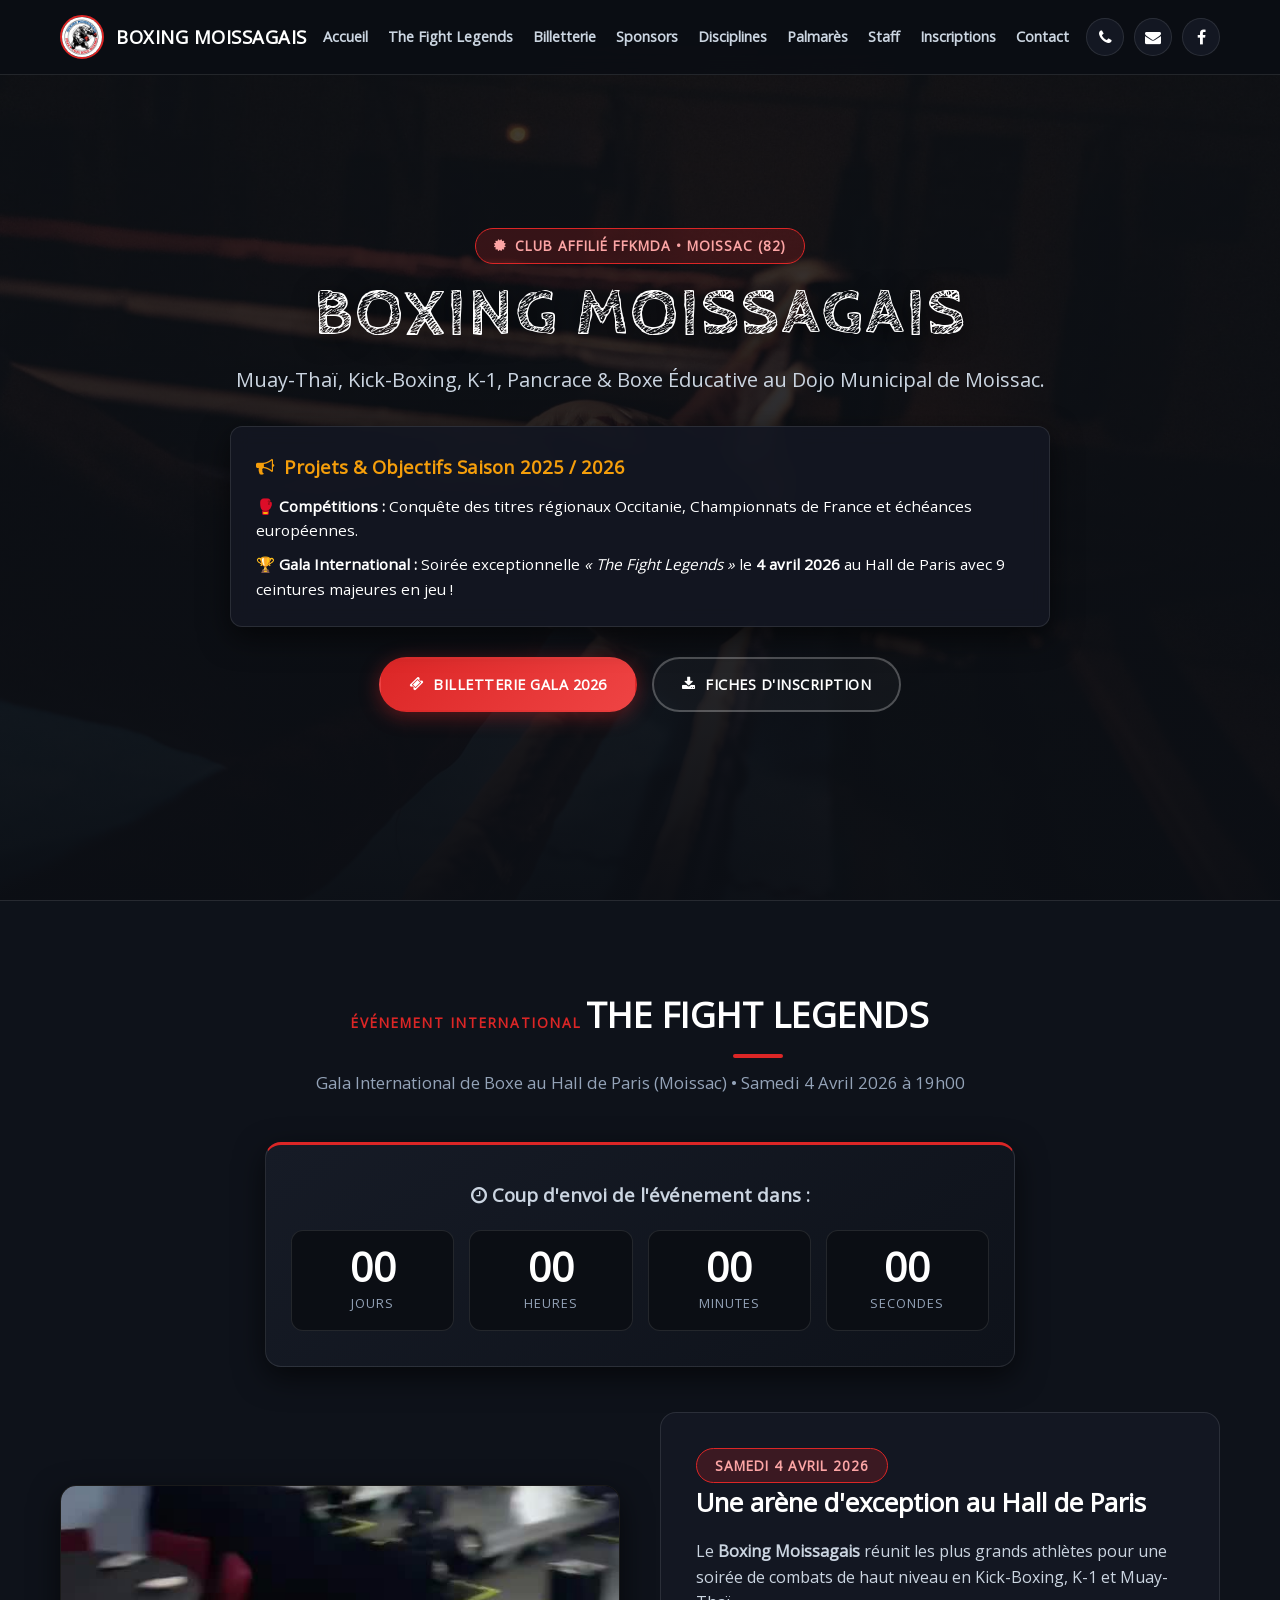
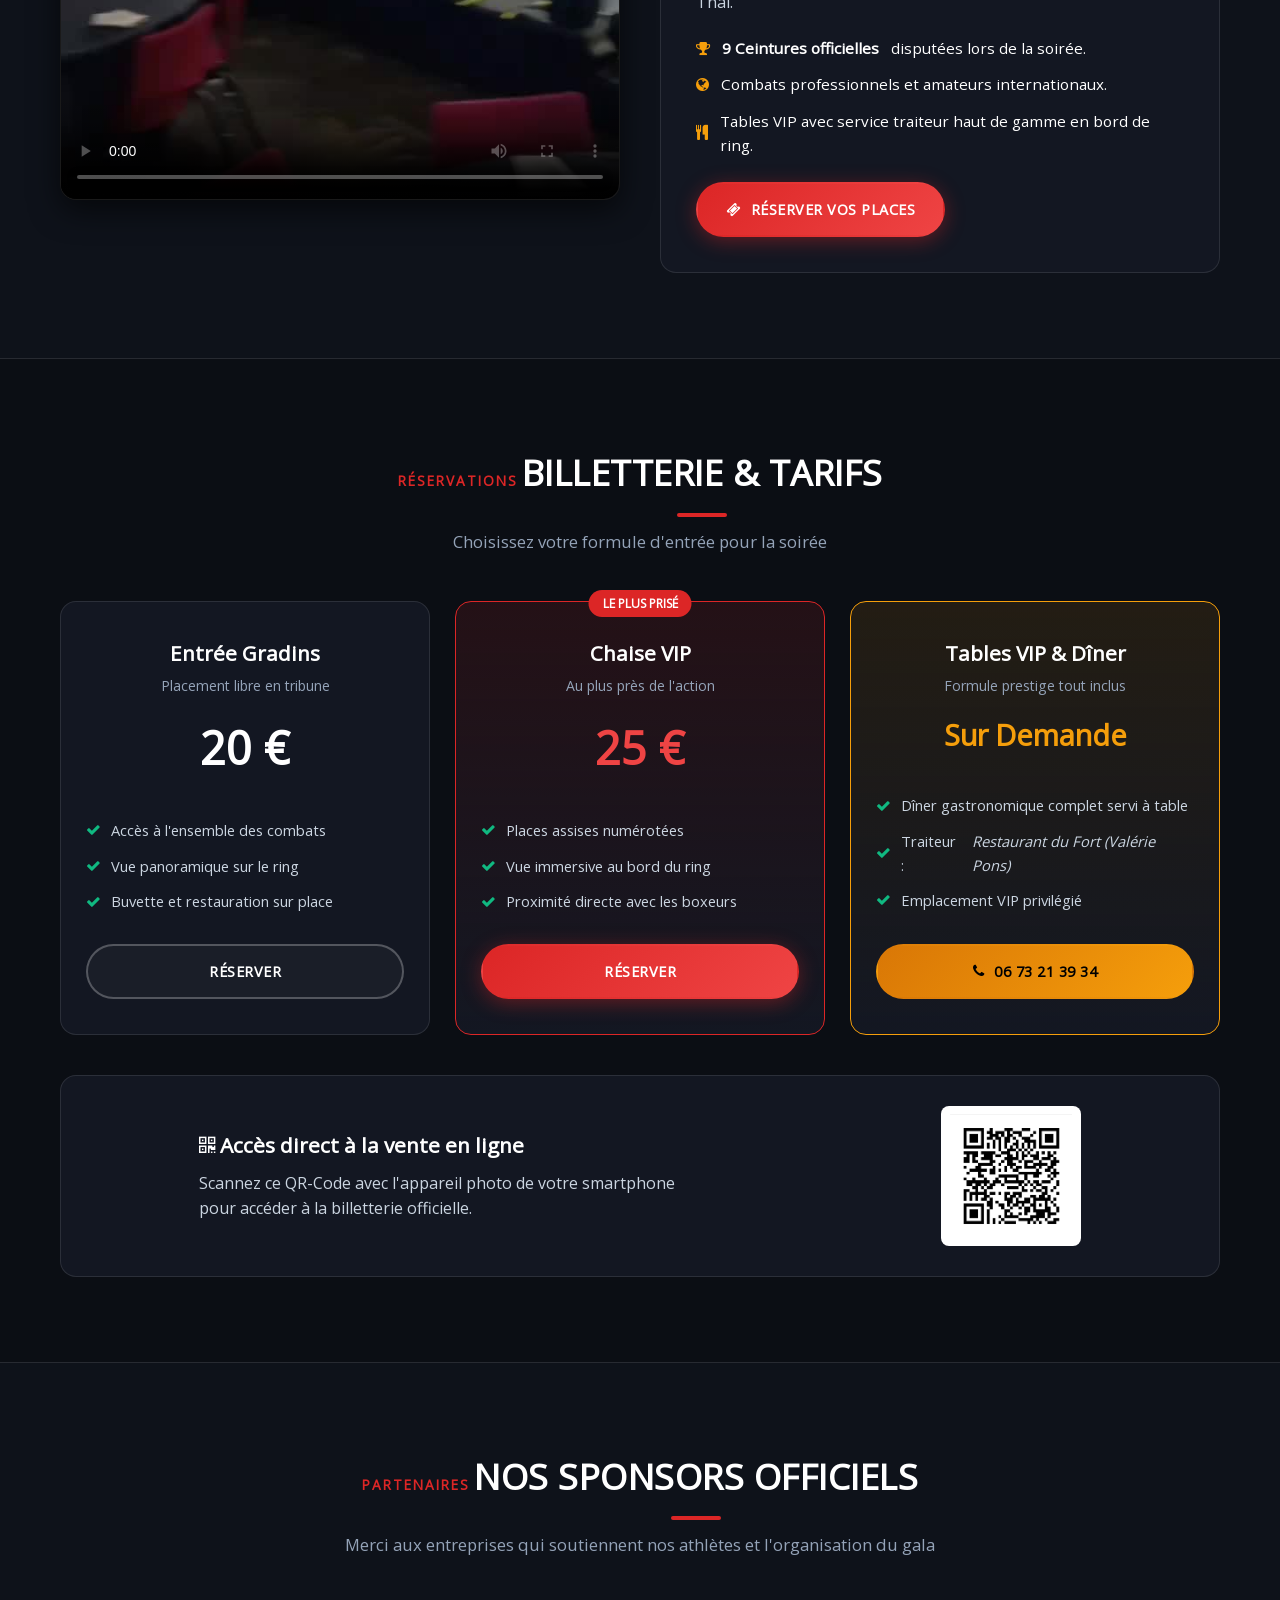
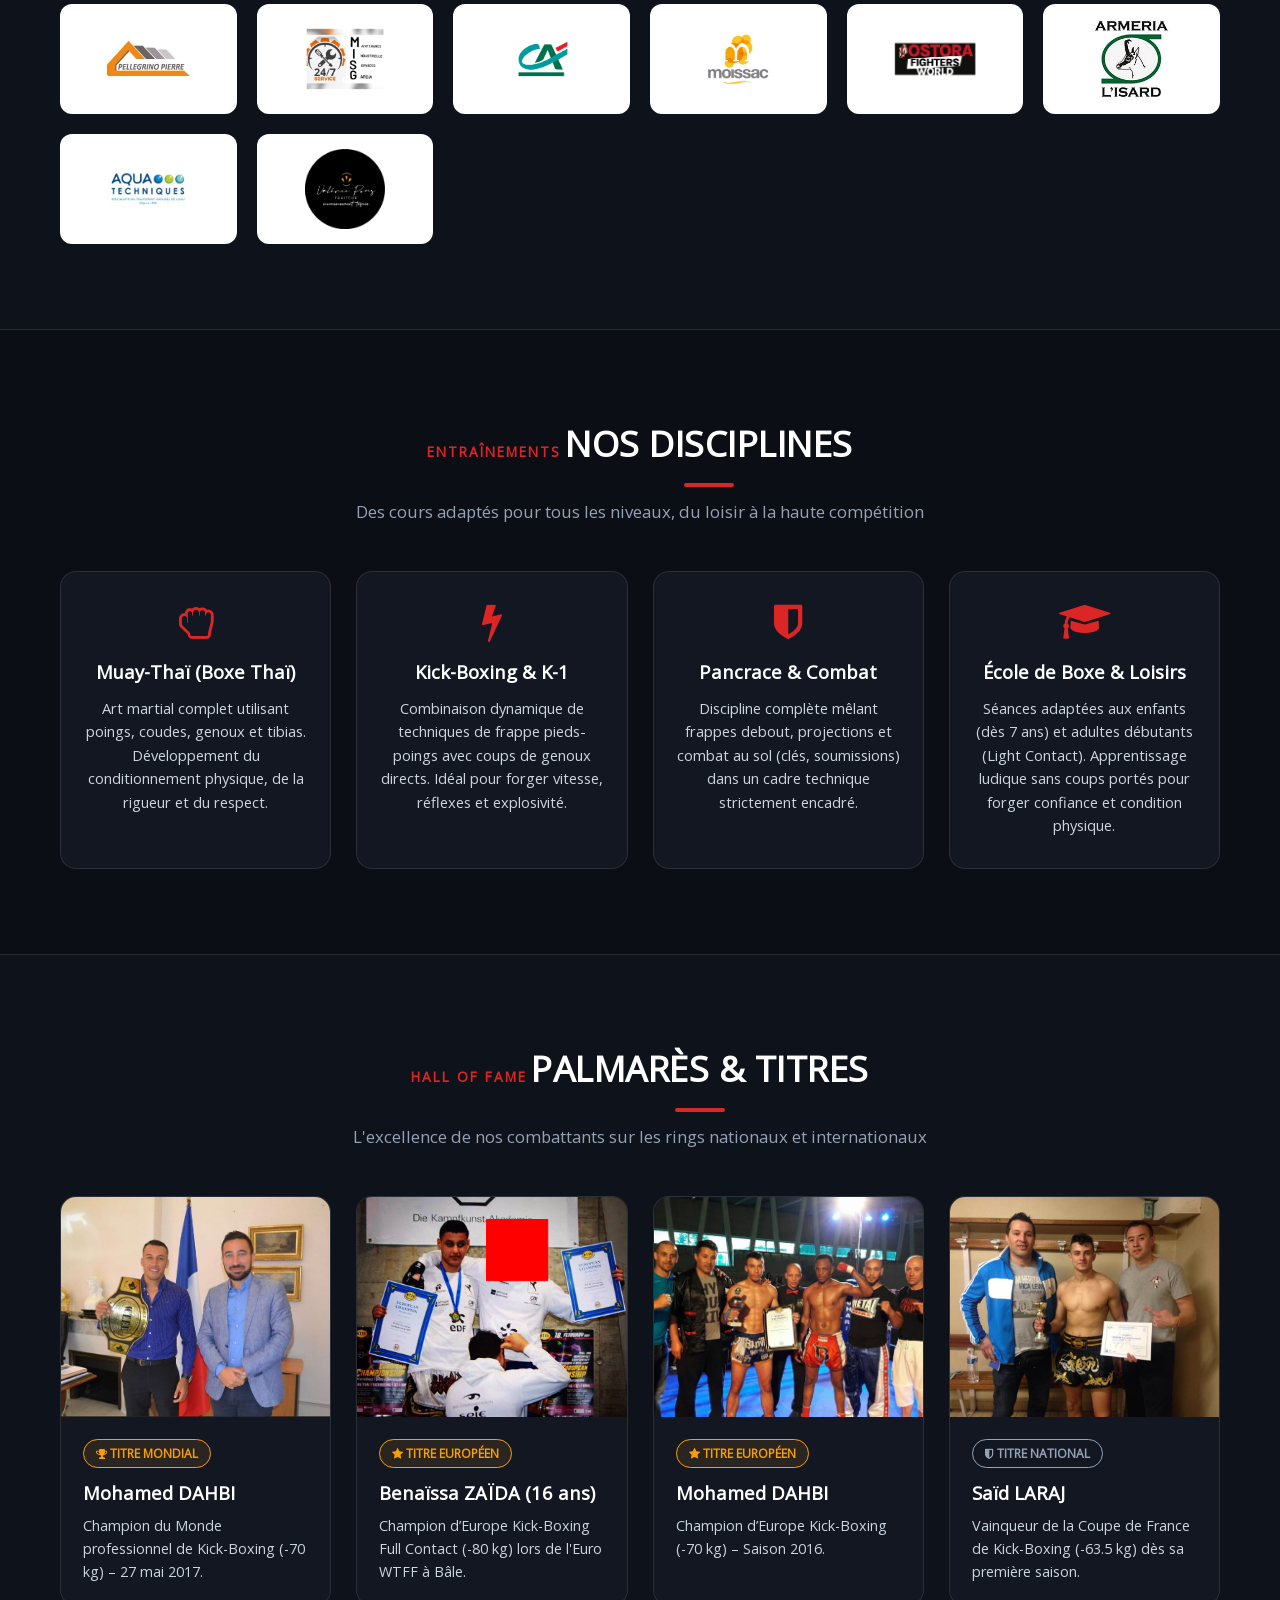
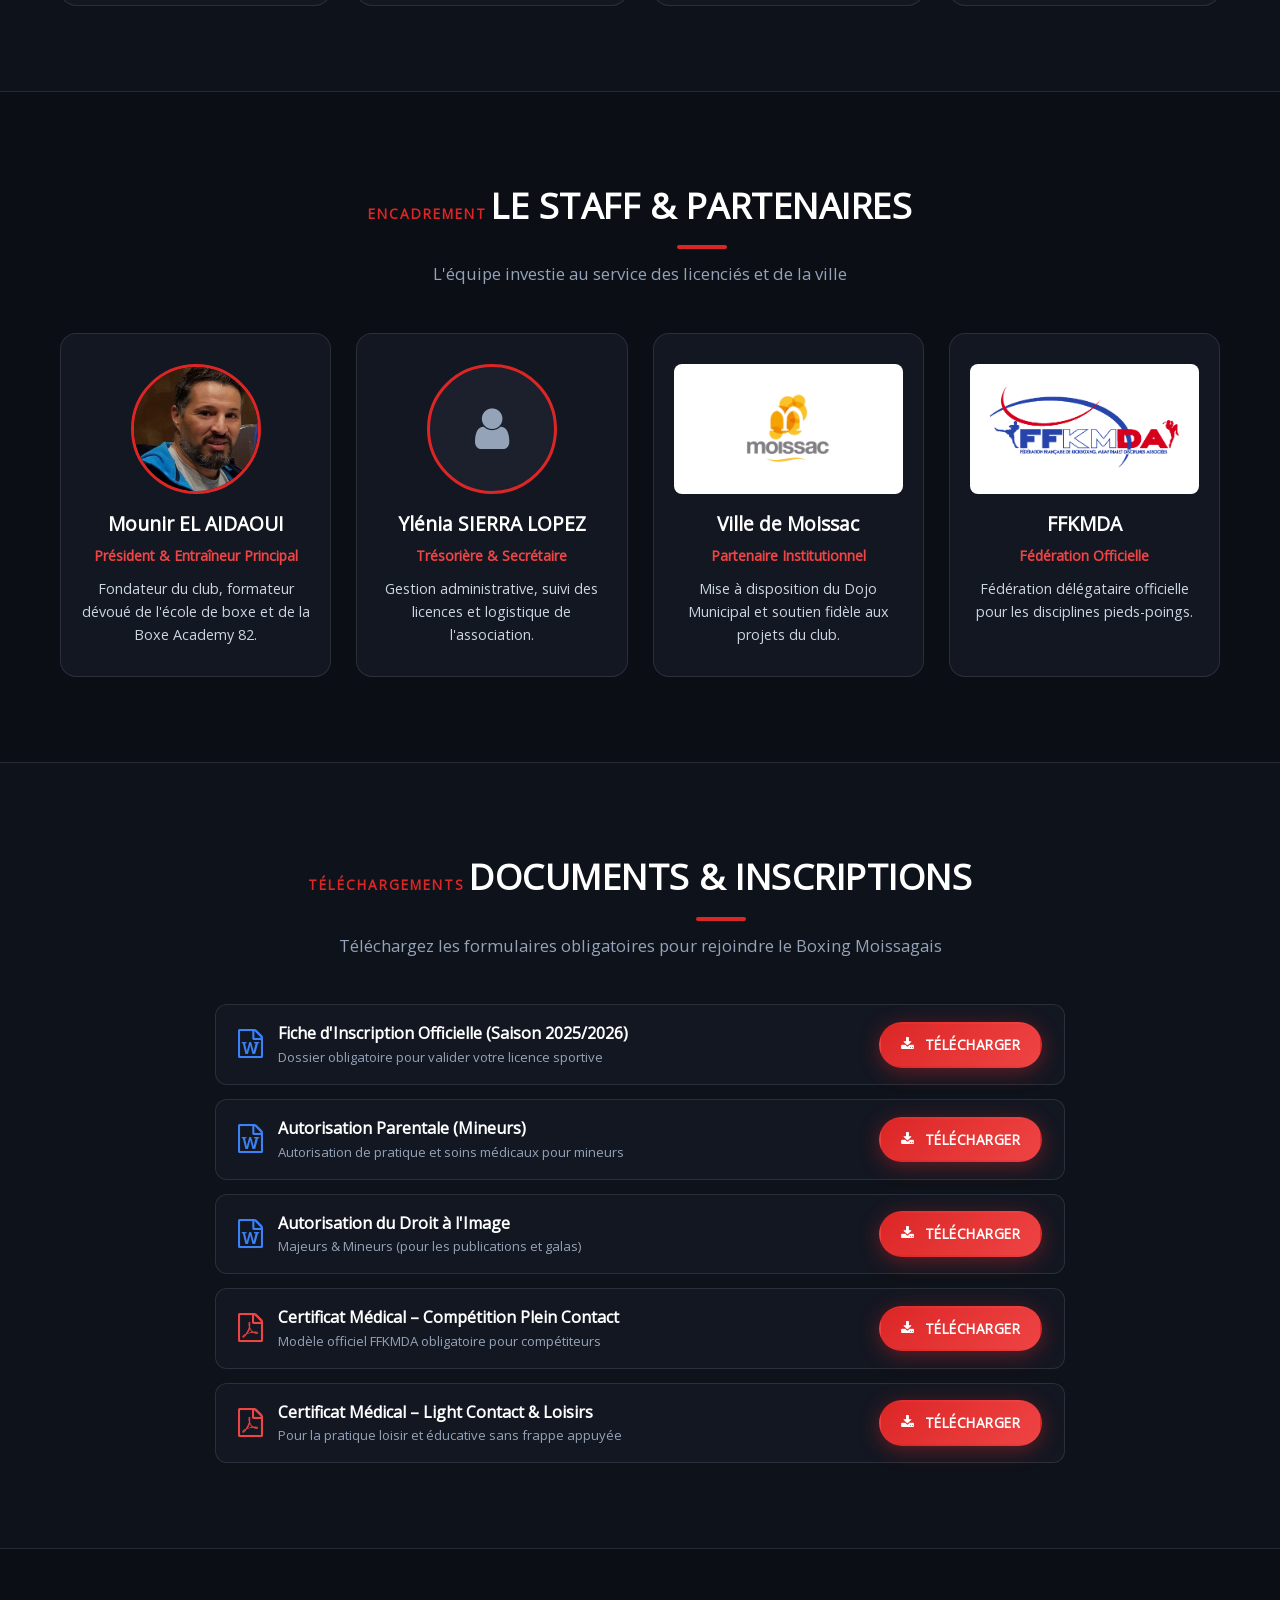
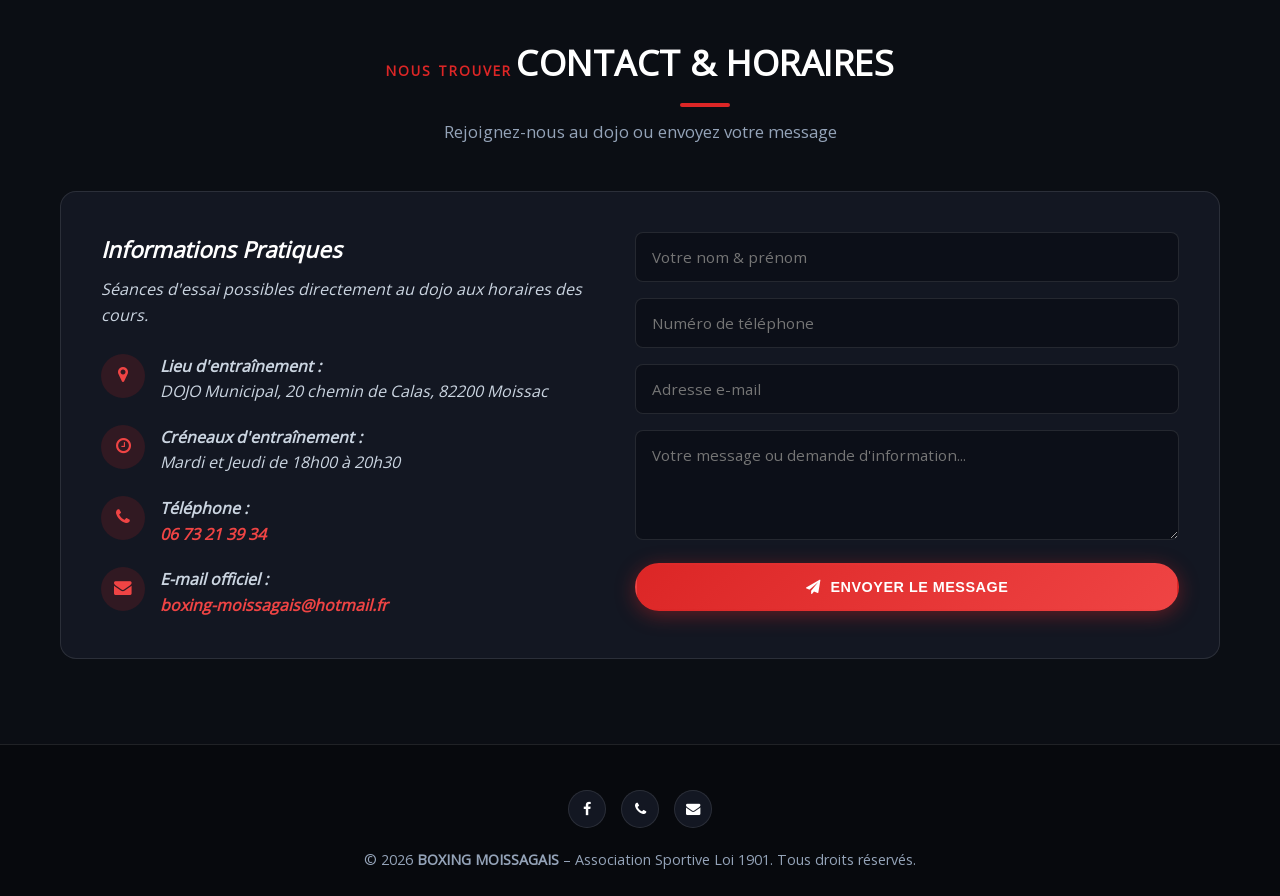
<file: index.html>
<!DOCTYPE html>
<html lang="fr">
<head>
  <meta charset="utf-8">
  <meta http-equiv="X-UA-Compatible" content="IE=edge">
  <meta name="viewport" content="width=device-width, initial-scale=1.0, maximum-scale=5.0">

  <title>BOXING MOISSAGAIS | Muay-Thaï, Kick-Boxing, K-1 & Pancrace</title>
  <meta name="description" content="Site officiel du Boxing Moissagais à Moissac (82). Cours de Kick-Boxing, Muay-Thaï, K-1, Pancrace et organisation du gala international The Fight Legends.">
  <meta name="keywords" content="Boxing Moissagais, Boxe Moissac, Kick-Boxing, Muay-Thai, K-1, Pancrace, Gala The Fight Legends">
  <link rel="canonical" href="https://VOTRE-DOMAINE.fr/">
  <meta name="robots" content="index, follow">

  <!-- Open Graph -->
  <meta property="og:type" content="website">
  <meta property="og:title" content="BOXING MOISSAGAIS | Club officiel de Boxe de Moissac">
  <meta property="og:description" content="Rejoignez le Boxing Moissagais : cours tous niveaux, compétitions et gala international The Fight Legends.">
  <meta property="og:image" content="./assets/2000_60d2162d8c5e0.jpg">
  <meta property="og:url" content="https://VOTRE-DOMAINE.fr/">
  <meta property="og:site_name" content="Boxing Moissagais">
  <meta property="og:locale" content="fr_FR">

  <!-- Twitter Card -->
  <meta name="twitter:card" content="summary_large_image">
  <meta name="twitter:title" content="BOXING MOISSAGAIS | Muay-Thaï, Kick-Boxing, K-1 & Pancrace">
  <meta name="twitter:description" content="Site officiel du Boxing Moissagais à Moissac (82). Gala international The Fight Legends le 4 avril 2026.">
  <meta name="twitter:image" content="https://VOTRE-DOMAINE.fr/assets/2000_60d2162d8c5e0.jpg">

  <!-- Favicons -->
  <link rel="shortcut icon" href="./assets/Icon_blue.png" type="image/x-icon">
  <link rel="apple-touch-icon" href="./assets/pwaImage.png">
  <meta name="theme-color" content="#0b0e14">

  <!-- Feuilles de style -->
  <link rel="stylesheet" href="./assets/font-awesome.min.css">
  <link rel="stylesheet" href="https://cdnjs.cloudflare.com/ajax/libs/font-awesome/4.7.0/css/font-awesome.min.css">
  <link rel="stylesheet" href="./style.css">

  <!-- Données structurées : événement du Gala -->
  <script type="application/ld+json">
  {
    "@context": "https://schema.org",
    "@type": "SportsEvent",
    "name": "The Fight Legends - Gala International de Boxe",
    "startDate": "2026-04-04T19:00:00+02:00",
    "eventAttendanceMode": "https://schema.org/OfflineEventAttendanceMode",
    "eventStatus": "https://schema.org/EventScheduled",
    "location": {
      "@type": "Place",
      "name": "Hall de Paris",
      "address": { "@type": "PostalAddress", "addressLocality": "Moissac", "postalCode": "82200", "addressCountry": "FR" }
    },
    "image": ["https://VOTRE-DOMAINE.fr/assets/2000_60d2162d8c5e0.jpg"],
    "description": "Gala international de boxe organisé par le Boxing Moissagais, avec 9 ceintures majeures en jeu en Kick-Boxing, K-1 et Muay-Thaï.",
    "organizer": { "@type": "Organization", "name": "Boxing Moissagais", "url": "https://VOTRE-DOMAINE.fr" },
    "offers": {
      "@type": "AggregateOffer",
      "lowPrice": "20",
      "highPrice": "25",
      "priceCurrency": "EUR",
      "url": "https://VOTRE-DOMAINE.fr/#billetterie",
      "availability": "https://schema.org/InStock"
    }
  }
  </script>
</head>

<body id="top">

  <!-- Header / Navigation Fixe -->
  <header class="navbar" role="banner">
    <div class="container nav-container">
      <a href="#top" class="nav-brand" aria-label="Retour au sommet de la page">
        <img src="./assets/400_64f0d58749112.jpg" alt="Logo Boxing Moissagais" width="44" height="44">
        <span>Boxing Moissagais</span>
      </a>

      <!-- Menu Ordinateur -->
      <nav class="nav-menu-desktop" aria-label="Navigation principale">
        <ul class="nav-list">
          <li><a href="#top" class="nav-link">Accueil</a></li>
          <li><a href="#gala" class="nav-link">The Fight Legends</a></li>
          <li><a href="#billetterie" class="nav-link">Billetterie</a></li>
          <li><a href="#sponsors" class="nav-link">Sponsors</a></li>
          <li><a href="#disciplines" class="nav-link">Disciplines</a></li>
          <li><a href="#palmares" class="nav-link">Palmarès</a></li>
          <li><a href="#staff" class="nav-link">Staff</a></li>
          <li><a href="#inscriptions" class="nav-link">Inscriptions</a></li>
          <li><a href="#contact" class="nav-link">Contact</a></li>
        </ul>
      </nav>

      <!-- Actions rapides & Toggle Mobile -->
      <div class="nav-actions">
        <a href="tel:+33673213934" class="nav-icon" aria-label="Appeler le club"><i class="fa fa-phone" aria-hidden="true"></i></a>
        <a href="mailto:boxing-moissagais@hotmail.fr" class="nav-icon" aria-label="Envoyer un e-mail"><i class="fa fa-envelope" aria-hidden="true"></i></a>
        <a href="https://www.facebook.com/boxing.moissagais" target="_blank" rel="noopener noreferrer" class="nav-icon" aria-label="Page Facebook"><i class="fa fa-facebook" aria-hidden="true"></i></a>
        <button class="mobile-toggle" id="drawer-toggle" aria-expanded="false" aria-controls="mobile-drawer" aria-label="Ouvrir le menu mobile">
          <i class="fa fa-bars" aria-hidden="true"></i>
        </button>
      </div>
    </div>
  </header>

  <!-- Tiroir Navigation Mobile -->
  <div class="drawer-overlay" id="drawer-overlay" aria-hidden="true"></div>
  <aside class="mobile-drawer" id="mobile-drawer" aria-hidden="true">
    <nav aria-label="Menu navigation mobile">
      <ul class="mobile-nav-list">
        <li><a href="#top" class="drawer-link"><i class="fa fa-home" aria-hidden="true"></i> Accueil</a></li>
        <li><a href="#gala" class="drawer-link"><i class="fa fa-trophy" aria-hidden="true"></i> Gala The Fight Legends</a></li>
        <li><a href="#billetterie" class="drawer-link"><i class="fa fa-ticket" aria-hidden="true"></i> Billetterie</a></li>
        <li><a href="#sponsors" class="drawer-link"><i class="fa fa-handshake-o" aria-hidden="true"></i> Sponsors</a></li>
        <li><a href="#disciplines" class="drawer-link"><i class="fa fa-shield" aria-hidden="true"></i> Disciplines</a></li>
        <li><a href="#palmares" class="drawer-link"><i class="fa fa-star" aria-hidden="true"></i> Palmarès</a></li>
        <li><a href="#staff" class="drawer-link"><i class="fa fa-users" aria-hidden="true"></i> Staff</a></li>
        <li><a href="#inscriptions" class="drawer-link"><i class="fa fa-download" aria-hidden="true"></i> Inscriptions</a></li>
        <li><a href="#contact" class="drawer-link"><i class="fa fa-map-marker" aria-hidden="true"></i> Contact & Horaires</a></li>
      </ul>
    </nav>
  </aside>

  <main>
    <!-- Section Hero -->
    <section class="hero" aria-label="Présentation du club">
      <div class="container hero-content">
        <span class="badge"><i class="fa fa-certificate" aria-hidden="true"></i> Club Affilié FFKMDA • Moissac (82)</span>
        <h1 class="hero-title">BOXING MOISSAGAIS</h1>
        <p class="hero-desc">Muay-Thaï, Kick-Boxing, K-1, Pancrace & Boxe Éducative au Dojo Municipal de Moissac.</p>

        <article class="hero-card">
          <h2><i class="fa fa-bullhorn" aria-hidden="true"></i> Projets & Objectifs Saison 2025 / 2026</h2>
          <ul class="hero-features">
            <li><strong>🥊 Compétitions :</strong> Conquête des titres régionaux Occitanie, Championnats de France et échéances européennes.</li>
            <li><strong>🏆 Gala International :</strong> Soirée exceptionnelle <em>« The Fight Legends »</em> le <strong>4 avril 2026</strong> au Hall de Paris avec 9 ceintures majeures en jeu !</li>
          </ul>
        </article>

        <div class="hero-actions">
          <a href="#billetterie" class="btn btn-primary"><i class="fa fa-ticket" aria-hidden="true"></i> Billetterie Gala 2026</a>
          <a href="#inscriptions" class="btn btn-outline"><i class="fa fa-download" aria-hidden="true"></i> Fiches d'Inscription</a>
        </div>
      </div>
    </section>

    <!-- Section Gala The Fight Legends -->
    <section class="section section-alt" id="gala">
      <div class="container">
        <header class="section-header">
          <span class="section-tag">Événement International</span>
          <h2 class="section-title">The Fight Legends</h2>
          <p class="section-subtitle">Gala International de Boxe au Hall de Paris (Moissac) • Samedi 4 Avril 2026 à 19h00</p>
        </header>

        <!-- Compte à Rebours -->
        <article class="countdown-wrapper" aria-label="Compte à rebours avant le gala">
          <h3><i class="fa fa-clock-o" aria-hidden="true"></i> Coup d'envoi de l'événement dans :</h3>
          <div class="countdown-grid" id="countdown-timer">
            <div class="countdown-item"><span class="countdown-val" id="cd-days">00</span><span class="countdown-lbl">Jours</span></div>
            <div class="countdown-item"><span class="countdown-val" id="cd-hours">00</span><span class="countdown-lbl">Heures</span></div>
            <div class="countdown-item"><span class="countdown-val" id="cd-mins">00</span><span class="countdown-lbl">Minutes</span></div>
            <div class="countdown-item"><span class="countdown-val" id="cd-secs">00</span><span class="countdown-lbl">Secondes</span></div>
          </div>
        </article>

        <!-- Vidéo & Descriptif -->
        <div class="gala-grid">
          <div class="video-container">
            <video controls poster="./assets/normal_69aadb9db1eaa-thumbnail.jpg" playsinline preload="metadata" aria-label="Teaser officiel du gala">
              <source src="./assets/normal_69aadb9db1eaa.mp4" type="video/mp4">
              Votre navigateur ne prend pas en charge la lecture de vidéos MP4.
            </video>
          </div>

          <div class="gala-info">
            <span class="badge">Samedi 4 Avril 2026</span>
            <h3>Une arène d'exception au Hall de Paris</h3>
            <p>Le <strong>Boxing Moissagais</strong> réunit les plus grands athlètes pour une soirée de combats de haut niveau en Kick-Boxing, K-1 et Muay-Thaï.</p>
            <ul class="gala-features-list">
              <li><i class="fa fa-trophy" aria-hidden="true"></i> <strong>9 Ceintures officielles</strong> disputées lors de la soirée.</li>
              <li><i class="fa fa-globe" aria-hidden="true"></i> Combats professionnels et amateurs internationaux.</li>
              <li><i class="fa fa-cutlery" aria-hidden="true"></i> Tables VIP avec service traiteur haut de gamme en bord de ring.</li>
            </ul>
            <a href="#billetterie" class="btn btn-primary"><i class="fa fa-ticket" aria-hidden="true"></i> Réserver vos places</a>
          </div>
        </div>
      </div>
    </section>

    <!-- Section Billetterie -->
    <section class="section" id="billetterie">
      <div class="container">
        <header class="section-header">
          <span class="section-tag">Réservations</span>
          <h2 class="section-title">Billetterie & Tarifs</h2>
          <p class="section-subtitle">Choisissez votre formule d'entrée pour la soirée</p>
        </header>

        <div class="pricing-grid">
          <article class="pricing-card">
            <header>
              <h3>Entrée Gradins</h3>
              <p class="pricing-desc">Placement libre en tribune</p>
              <div class="price-value">20 €</div>
            </header>
            <ul class="pricing-features">
              <li><i class="fa fa-check" aria-hidden="true"></i> Accès à l'ensemble des combats</li>
              <li><i class="fa fa-check" aria-hidden="true"></i> Vue panoramique sur le ring</li>
              <li><i class="fa fa-check" aria-hidden="true"></i> Buvette et restauration sur place</li>
            </ul>
            <a href="#contact" class="btn btn-outline">Réserver</a>
          </article>

          <article class="pricing-card vip-card">
            <span class="badge-populaire">Le Plus Prisé</span>
            <header>
              <h3>Chaise VIP</h3>
              <p class="pricing-desc">Au plus près de l'action</p>
              <div class="price-value highlight">25 €</div>
            </header>
            <ul class="pricing-features">
              <li><i class="fa fa-check" aria-hidden="true"></i> Places assises numérotées</li>
              <li><i class="fa fa-check" aria-hidden="true"></i> Vue immersive au bord du ring</li>
              <li><i class="fa fa-check" aria-hidden="true"></i> Proximité directe avec les boxeurs</li>
            </ul>
            <a href="#contact" class="btn btn-primary">Réserver</a>
          </article>

          <article class="pricing-card table-card">
            <header>
              <h3>Tables VIP & Dîner</h3>
              <p class="pricing-desc">Formule prestige tout inclus</p>
              <div class="price-value gold">Sur Demande</div>
            </header>
            <ul class="pricing-features">
              <li><i class="fa fa-check" aria-hidden="true"></i> Dîner gastronomique complet servi à table</li>
              <li><i class="fa fa-check" aria-hidden="true"></i> Traiteur : <em>Restaurant du Fort (Valérie Pons)</em></li>
              <li><i class="fa fa-check" aria-hidden="true"></i> Emplacement VIP privilégié</li>
            </ul>
            <a href="tel:+33673213934" class="btn btn-gold"><i class="fa fa-phone" aria-hidden="true"></i> 06 73 21 39 34</a>
          </article>
        </div>

        <aside class="qr-banner">
          <div class="qr-text">
            <h3><i class="fa fa-qrcode" aria-hidden="true"></i> Accès direct à la vente en ligne</h3>
            <p>Scannez ce QR-Code avec l'appareil photo de votre smartphone pour accéder à la billetterie officielle.</p>
          </div>
          <div class="qr-image-wrapper">
            <img src="./assets/2000_69aadf74f2a40.png" alt="QR Code d'accès à la billetterie" width="140" height="140">
          </div>
        </aside>
      </div>
    </section>

    <!-- Section Sponsors -->
    <section class="section section-alt" id="sponsors">
      <div class="container">
        <header class="section-header">
          <span class="section-tag">Partenaires</span>
          <h2 class="section-title">Nos Sponsors Officiels</h2>
          <p class="section-subtitle">Merci aux entreprises qui soutiennent nos athlètes et l'organisation du gala</p>
        </header>

        <div class="sponsors-grid">
          <div class="sponsor-box"><img src="./assets/800_69aae99f35c39.png" alt="Sponsor Gala 1" loading="lazy"></div>
          <div class="sponsor-box"><img src="./assets/800_69aae82d54f0b.png" alt="Sponsor Gala 2" loading="lazy"></div>
          <div class="sponsor-box"><img src="./assets/800_69aae570f3940.png" alt="Sponsor Gala 3" loading="lazy"></div>
          <div class="sponsor-box"><img src="./assets/800_69aae81e87650.png" alt="Sponsor Gala 4" loading="lazy"></div>
          <div class="sponsor-box"><img src="./assets/800_69aae7bba329d.png" alt="Sponsor Gala 5" loading="lazy"></div>
          <div class="sponsor-box"><img src="./assets/800_69aae7a1619e8.png" alt="Sponsor Gala 6" loading="lazy"></div>
          <div class="sponsor-box"><img src="./assets/800_69aae8a773abd.jpg" alt="Sponsor Gala 7" loading="lazy"></div>
          <div class="sponsor-box"><img src="./assets/800_69aae9efd9635.png" alt="Sponsor Gala 8" loading="lazy"></div>
        </div>
      </div>
    </section>

    <!-- Section Disciplines -->
    <section class="section" id="disciplines">
      <div class="container">
        <header class="section-header">
          <span class="section-tag">Entraînements</span>
          <h2 class="section-title">Nos Disciplines</h2>
          <p class="section-subtitle">Des cours adaptés pour tous les niveaux, du loisir à la haute compétition</p>
        </header>

        <div class="grid-layout">
          <article class="info-card">
            <i class="fa fa-hand-rock-o icon" aria-hidden="true"></i>
            <h3>Muay-Thaï (Boxe Thaï)</h3>
            <p>Art martial complet utilisant poings, coudes, genoux et tibias. Développement du conditionnement physique, de la rigueur et du respect.</p>
          </article>

          <article class="info-card">
            <i class="fa fa-bolt icon" aria-hidden="true"></i>
            <h3>Kick-Boxing & K-1</h3>
            <p>Combinaison dynamique de techniques de frappe pieds-poings avec coups de genoux directs. Idéal pour forger vitesse, réflexes et explosivité.</p>
          </article>

          <article class="info-card">
            <i class="fa fa-shield icon" aria-hidden="true"></i>
            <h3>Pancrace & Combat</h3>
            <p>Discipline complète mêlant frappes debout, projections et combat au sol (clés, soumissions) dans un cadre technique strictement encadré.</p>
          </article>

          <article class="info-card">
            <i class="fa fa-graduation-cap icon" aria-hidden="true"></i>
            <h3>École de Boxe & Loisirs</h3>
            <p>Séances adaptées aux enfants (dès 7 ans) et adultes débutants (Light Contact). Apprentissage ludique sans coups portés pour forger confiance et condition physique.</p>
          </article>
        </div>
      </div>
    </section>

    <!-- Section Palmarès -->
    <section class="section section-alt" id="palmares">
      <div class="container">
        <header class="section-header">
          <span class="section-tag">Hall of Fame</span>
          <h2 class="section-title">Palmarès & Titres</h2>
          <p class="section-subtitle">L'excellence de nos combattants sur les rings nationaux et internationaux</p>
        </header>

        <div class="grid-layout">
          <article class="champ-card">
            <img src="./assets/800_61df0e181177e.jpg" alt="Mohamed Dahbi Champion du Monde" loading="lazy" class="champ-img">
            <div class="champ-info">
              <span class="champ-badge gold"><i class="fa fa-trophy" aria-hidden="true"></i> Titre Mondial</span>
              <h3>Mohamed DAHBI</h3>
              <p>Champion du Monde professionnel de Kick-Boxing (-70 kg) – 27 mai 2017.</p>
            </div>
          </article>

          <article class="champ-card">
            <img src="./assets/800_6975fb7e0506c.png" alt="Benaïssa Zaïda Champion d'Europe" loading="lazy" class="champ-img">
            <div class="champ-info">
              <span class="champ-badge gold"><i class="fa fa-star" aria-hidden="true"></i> Titre Européen</span>
              <h3>Benaïssa ZAÏDA (16 ans)</h3>
              <p>Champion d’Europe Kick-Boxing Full Contact (-80 kg) lors de l'Euro WTFF à Bâle.</p>
            </div>
          </article>

          <article class="champ-card">
            <img src="./assets/800_61df0cc817c51.jpg" alt="Mohamed Dahbi Champion d'Europe" loading="lazy" class="champ-img">
            <div class="champ-info">
              <span class="champ-badge gold"><i class="fa fa-star" aria-hidden="true"></i> Titre Européen</span>
              <h3>Mohamed DAHBI</h3>
              <p>Champion d’Europe Kick-Boxing (-70 kg) – Saison 2016.</p>
            </div>
          </article>

          <article class="champ-card">
            <img src="./assets/800_61df0a2941248.jpg" alt="Saïd Laraj Coupe de France" loading="lazy" class="champ-img">
            <div class="champ-info">
              <span class="champ-badge"><i class="fa fa-shield" aria-hidden="true"></i> Titre National</span>
              <h3>Saïd LARAJ</h3>
              <p>Vainqueur de la Coupe de France de Kick-Boxing (-63.5 kg) dès sa première saison.</p>
            </div>
          </article>
        </div>
      </div>
    </section>

    <!-- Section Staff -->
    <section class="section" id="staff">
      <div class="container">
        <header class="section-header">
          <span class="section-tag">Encadrement</span>
          <h2 class="section-title">Le Staff & Partenaires</h2>
          <p class="section-subtitle">L'équipe investie au service des licenciés et de la ville</p>
        </header>

        <div class="grid-layout">
          <article class="staff-card">
            <div class="avatar-container">
              <img class="staff-avatar" src="./assets/800_61df014b07339_filter_61df020f69960.jpg" alt="Portrait de Mounir EL AIDAOUI" loading="lazy">
            </div>
            <h3>Mounir EL AIDAOUI</h3>
            <p class="role">Président & Entraîneur Principal</p>
            <p class="staff-desc">Fondateur du club, formateur dévoué de l'école de boxe et de la Boxe Academy 82.</p>
          </article>

          <article class="staff-card">
            <div class="avatar-container">
              <div class="staff-avatar-placeholder"><i class="fa fa-user" aria-hidden="true"></i></div>
            </div>
            <h3>Ylénia SIERRA LOPEZ</h3>
            <p class="role">Trésorière & Secrétaire</p>
            <p class="staff-desc">Gestion administrative, suivi des licences et logistique de l'association.</p>
          </article>

          <article class="staff-card">
            <div class="staff-logo-wrapper">
              <img src="./assets/800_61df1cbf536fe_filter_61dfdd3062a0c.jpg" alt="Logo de la Ville de Moissac" loading="lazy" class="staff-logo">
            </div>
            <h3>Ville de Moissac</h3>
            <p class="role">Partenaire Institutionnel</p>
            <p class="staff-desc">Mise à disposition du Dojo Municipal et soutien fidèle aux projets du club.</p>
          </article>

          <article class="staff-card">
            <div class="staff-logo-wrapper">
              <img src="./assets/800_61e00abde69dc_filter_61e00b2138d2b.png" alt="Logo FFKMDA" loading="lazy" class="staff-logo">
            </div>
            <h3>FFKMDA</h3>
            <p class="role">Fédération Officielle</p>
            <p class="staff-desc">Fédération délégataire officielle pour les disciplines pieds-poings.</p>
          </article>
        </div>
      </div>
    </section>

    <!-- Section Documents / Inscriptions -->
    <section class="section section-alt" id="inscriptions">
      <div class="container">
        <header class="section-header">
          <span class="section-tag">Téléchargements</span>
          <h2 class="section-title">Documents & Inscriptions</h2>
          <p class="section-subtitle">Téléchargez les formulaires obligatoires pour rejoindre le Boxing Moissagais</p>
        </header>

        <div class="docs-list">
          <article class="doc-card">
            <div class="doc-meta">
              <i class="fa fa-file-word-o doc-icon text-blue" aria-hidden="true"></i>
              <div>
                <h3 class="doc-name">Fiche d'Inscription Officielle (Saison 2025/2026)</h3>
                <p class="doc-sub">Dossier obligatoire pour valider votre licence sportive</p>
              </div>
            </div>
            <a href="./assets/normal_66c4cdfc66459.docx" download class="btn btn-primary btn-sm"><i class="fa fa-download" aria-hidden="true"></i> Télécharger</a>
          </article>

          <article class="doc-card">
            <div class="doc-meta">
              <i class="fa fa-file-word-o doc-icon text-blue" aria-hidden="true"></i>
              <div>
                <h3 class="doc-name">Autorisation Parentale (Mineurs)</h3>
                <p class="doc-sub">Autorisation de pratique et soins médicaux pour mineurs</p>
              </div>
            </div>
            <a href="./assets/normal_66c4ce5946943.docx" download class="btn btn-primary btn-sm"><i class="fa fa-download" aria-hidden="true"></i> Télécharger</a>
          </article>

          <article class="doc-card">
            <div class="doc-meta">
              <i class="fa fa-file-word-o doc-icon text-blue" aria-hidden="true"></i>
              <div>
                <h3 class="doc-name">Autorisation du Droit à l'Image</h3>
                <p class="doc-sub">Majeurs & Mineurs (pour les publications et galas)</p>
              </div>
            </div>
            <a href="./assets/normal_66c4ceb392a3a.docx" download class="btn btn-primary btn-sm"><i class="fa fa-download" aria-hidden="true"></i> Télécharger</a>
          </article>

          <article class="doc-card">
            <div class="doc-meta">
              <i class="fa fa-file-pdf-o doc-icon text-red" aria-hidden="true"></i>
              <div>
                <h3 class="doc-name">Certificat Médical – Compétition Plein Contact</h3>
                <p class="doc-sub">Modèle officiel FFKMDA obligatoire pour compétiteurs</p>
              </div>
            </div>
            <a href="./assets/normal_66c4cf9447100.pdf" download class="btn btn-primary btn-sm"><i class="fa fa-download" aria-hidden="true"></i> Télécharger</a>
          </article>

          <article class="doc-card">
            <div class="doc-meta">
              <i class="fa fa-file-pdf-o doc-icon text-red" aria-hidden="true"></i>
              <div>
                <h3 class="doc-name">Certificat Médical – Light Contact & Loisirs</h3>
                <p class="doc-sub">Pour la pratique loisir et éducative sans frappe appuyée</p>
              </div>
            </div>
            <a href="./assets/normal_66c4cf7aa54d3.pdf" download class="btn btn-primary btn-sm"><i class="fa fa-download" aria-hidden="true"></i> Télécharger</a>
          </article>
        </div>
      </div>
    </section>

    <!-- Section Contact -->
    <section class="section" id="contact">
      <div class="container">
        <header class="section-header">
          <span class="section-tag">Nous Trouver</span>
          <h2 class="section-title">Contact & Horaires</h2>
          <p class="section-subtitle">Rejoignez-nous au dojo ou envoyez votre message</p>
        </header>

        <div class="contact-layout">
          <address class="contact-info" aria-label="Coordonnées du club">
            <h3>Informations Pratiques</h3>
            <p class="contact-intro">Séances d'essai possibles directement au dojo aux horaires des cours.</p>

            <ul class="contact-list">
              <li>
                <div class="contact-icon"><i class="fa fa-map-marker" aria-hidden="true"></i></div>
                <div>
                  <strong>Lieu d'entraînement :</strong><br>
                  DOJO Municipal, 20 chemin de Calas, 82200 Moissac
                </div>
              </li>
              <li>
                <div class="contact-icon"><i class="fa fa-clock-o" aria-hidden="true"></i></div>
                <div>
                  <strong>Créneaux d'entraînement :</strong><br>
                  Mardi et Jeudi de 18h00 à 20h30
                </div>
              </li>
              <li>
                <div class="contact-icon"><i class="fa fa-phone" aria-hidden="true"></i></div>
                <div>
                  <strong>Téléphone :</strong><br>
                  <a href="tel:+33673213934" class="contact-link">06 73 21 39 34</a>
                </div>
              </li>
              <li>
                <div class="contact-icon"><i class="fa fa-envelope" aria-hidden="true"></i></div>
                <div>
                  <strong>E-mail officiel :</strong><br>
                  <a href="mailto:boxing-moissagais@hotmail.fr" class="contact-link">boxing-moissagais@hotmail.fr</a>
                </div>
              </li>
            </ul>
          </address>

          <div class="contact-form-wrapper">
            <form id="contactForm" action="https://formspree.io/f/YOUR_FORM_ID" method="POST" aria-label="Formulaire de contact">
              <div class="form-group">
                <input type="text" id="name" name="name" class="form-control" placeholder="Votre nom & prénom" required>
              </div>
              <div class="form-group">
                <input type="tel" id="phone" name="phone" class="form-control" placeholder="Numéro de téléphone">
              </div>
              <div class="form-group">
                <input type="email" id="email" name="email" class="form-control" placeholder="Adresse e-mail" required>
              </div>
              <div class="form-group">
                <textarea id="message" name="message" class="form-control" rows="4" placeholder="Votre message ou demande d'information..." required></textarea>
              </div>
              <button type="submit" class="btn btn-primary w-100"><i class="fa fa-paper-plane" aria-hidden="true"></i> Envoyer le message</button>
            </form>
          </div>
        </div>
      </div>
    </section>
  </main>

  <!-- Footer -->
  <footer class="footer" role="contentinfo">
    <div class="container">
      <ul class="footer-socials" aria-label="Réseaux sociaux">
        <li><a href="https://www.facebook.com/boxing.moissagais" target="_blank" rel="noopener noreferrer" class="nav-icon" aria-label="Page Facebook"><i class="fa fa-facebook" aria-hidden="true"></i></a></li>
        <li><a href="tel:+33673213934" class="nav-icon" aria-label="Téléphone"><i class="fa fa-phone" aria-hidden="true"></i></a></li>
        <li><a href="mailto:boxing-moissagais@hotmail.fr" class="nav-icon" aria-label="Email"><i class="fa fa-envelope" aria-hidden="true"></i></a></li>
      </ul>
      <p>&copy; 2026 <strong>BOXING MOISSAGAIS</strong> – Association Sportive Loi 1901. Tous droits réservés.</p>
    </div>
  </footer>

  <button class="back-to-top" id="backToTop" aria-label="Retour en haut de page">
    <i class="fa fa-arrow-up" aria-hidden="true"></i>
  </button>

  <script src="./main.js"></script>
</body>
</html>
</file>
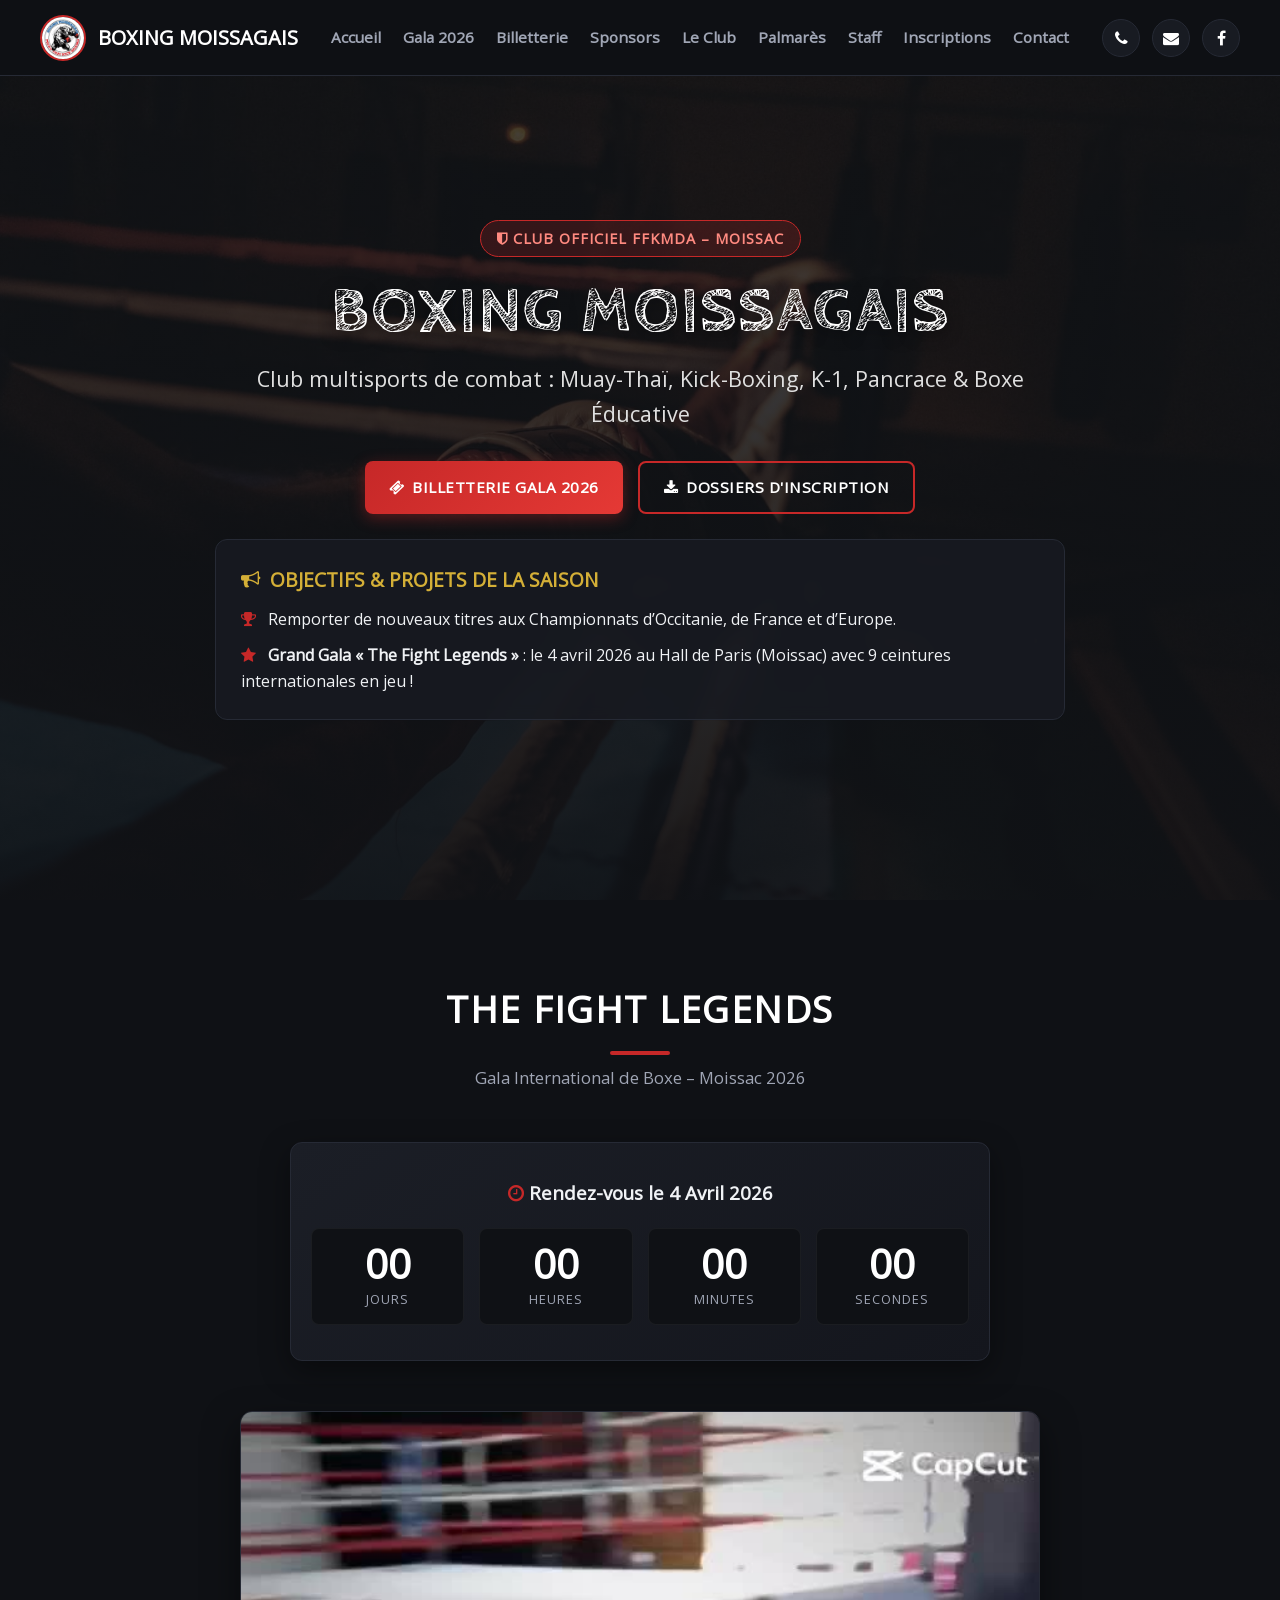
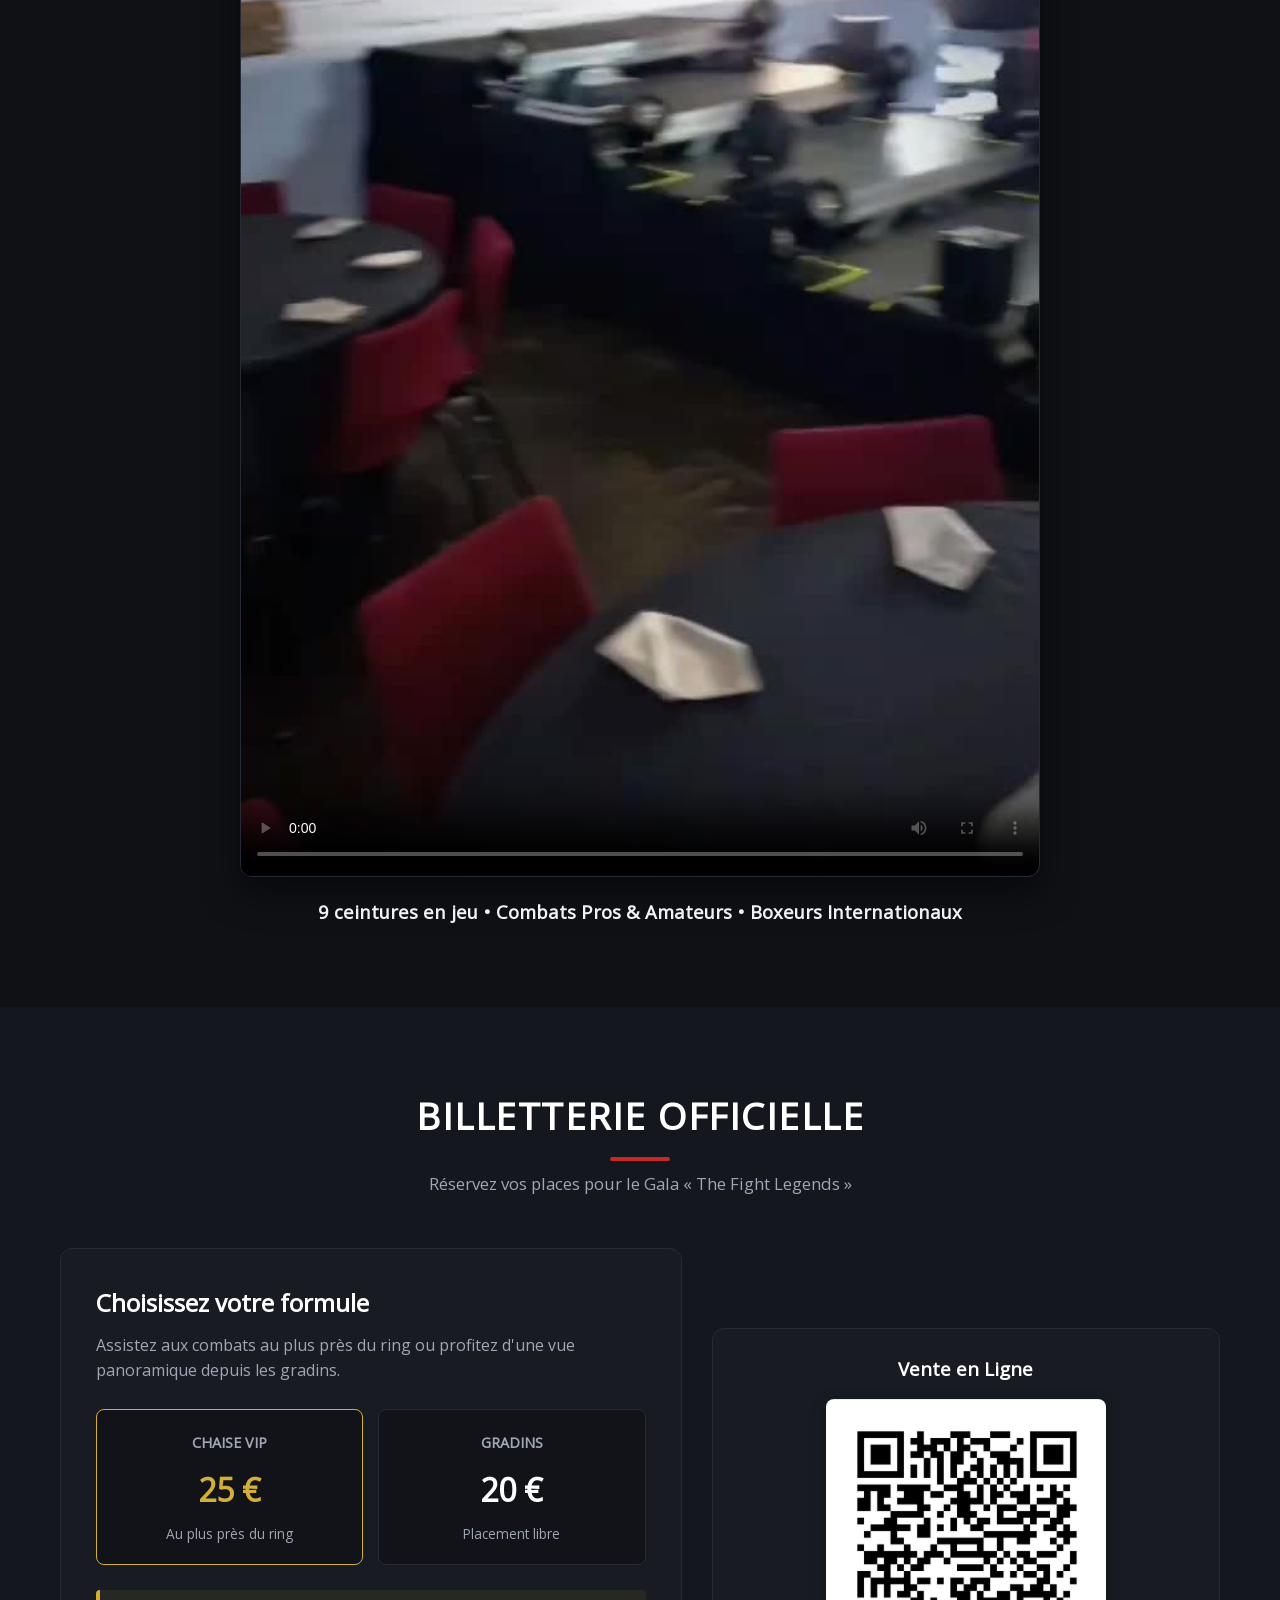
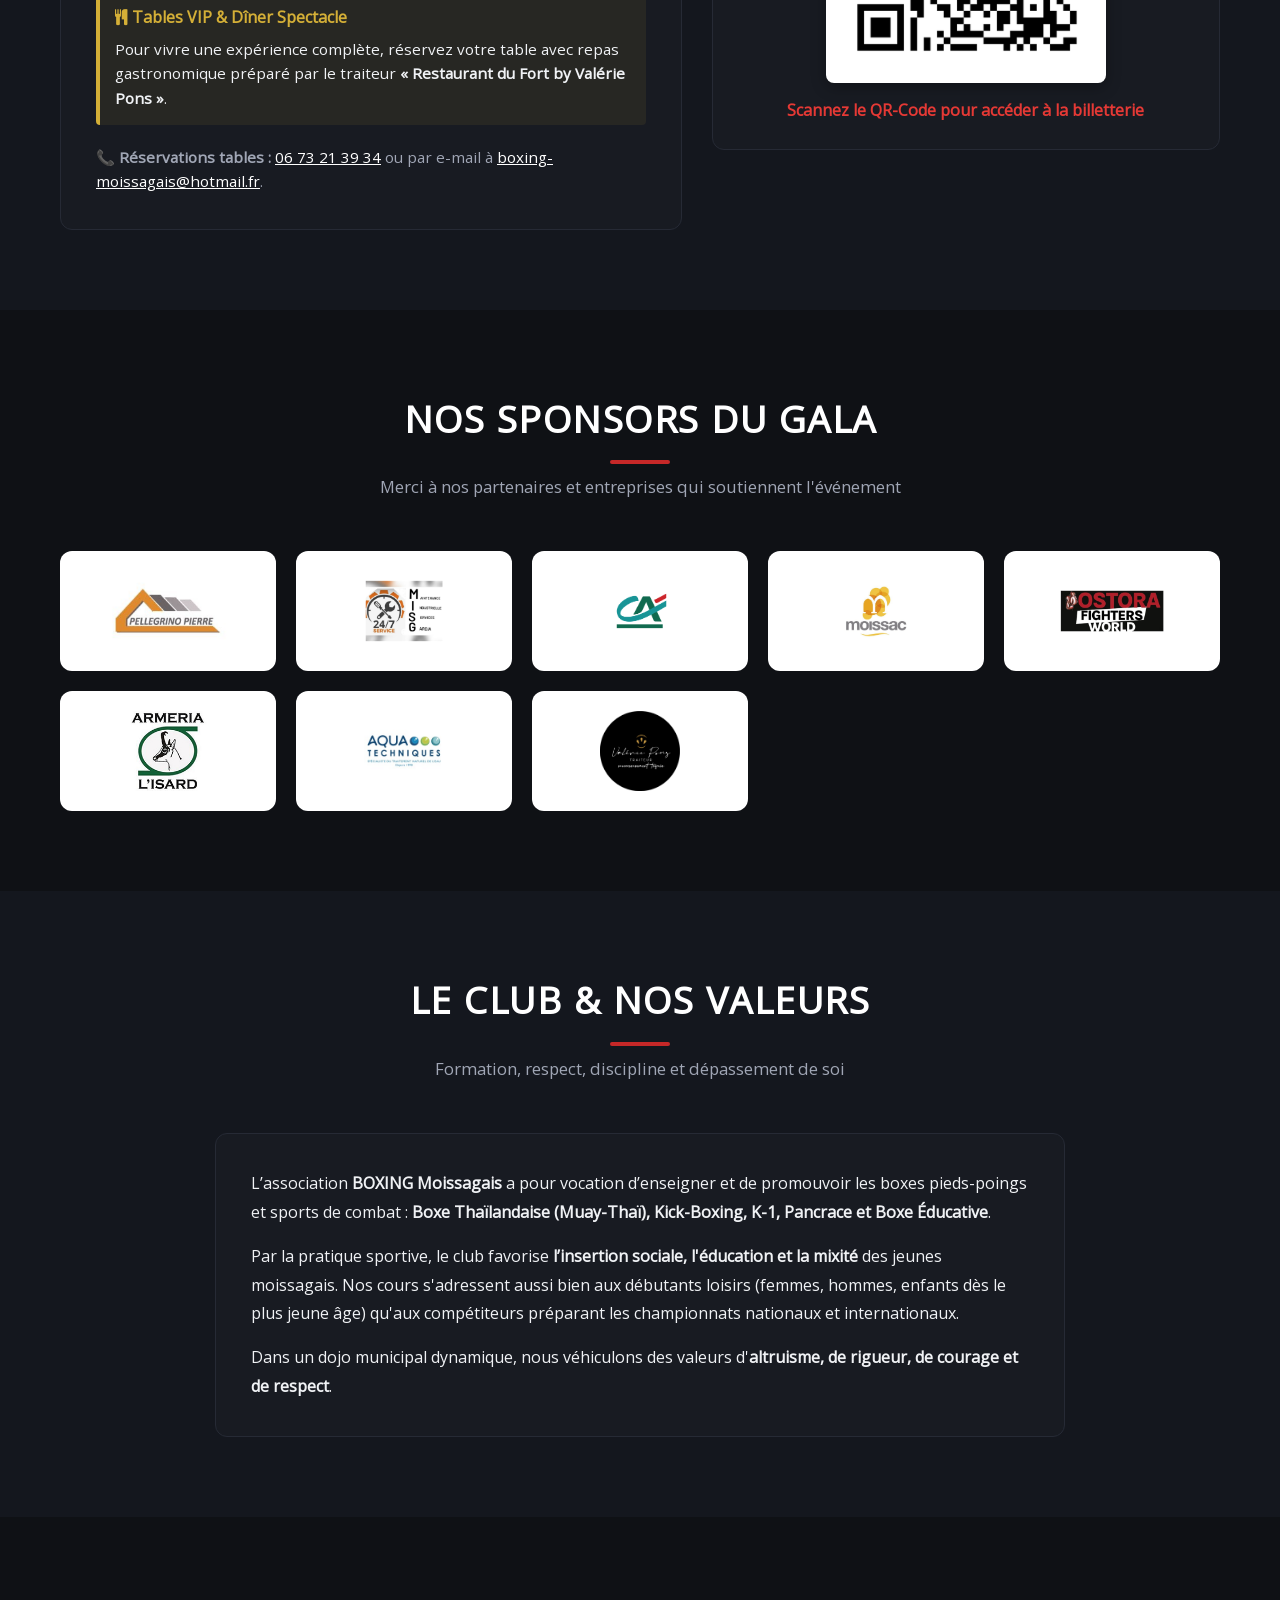
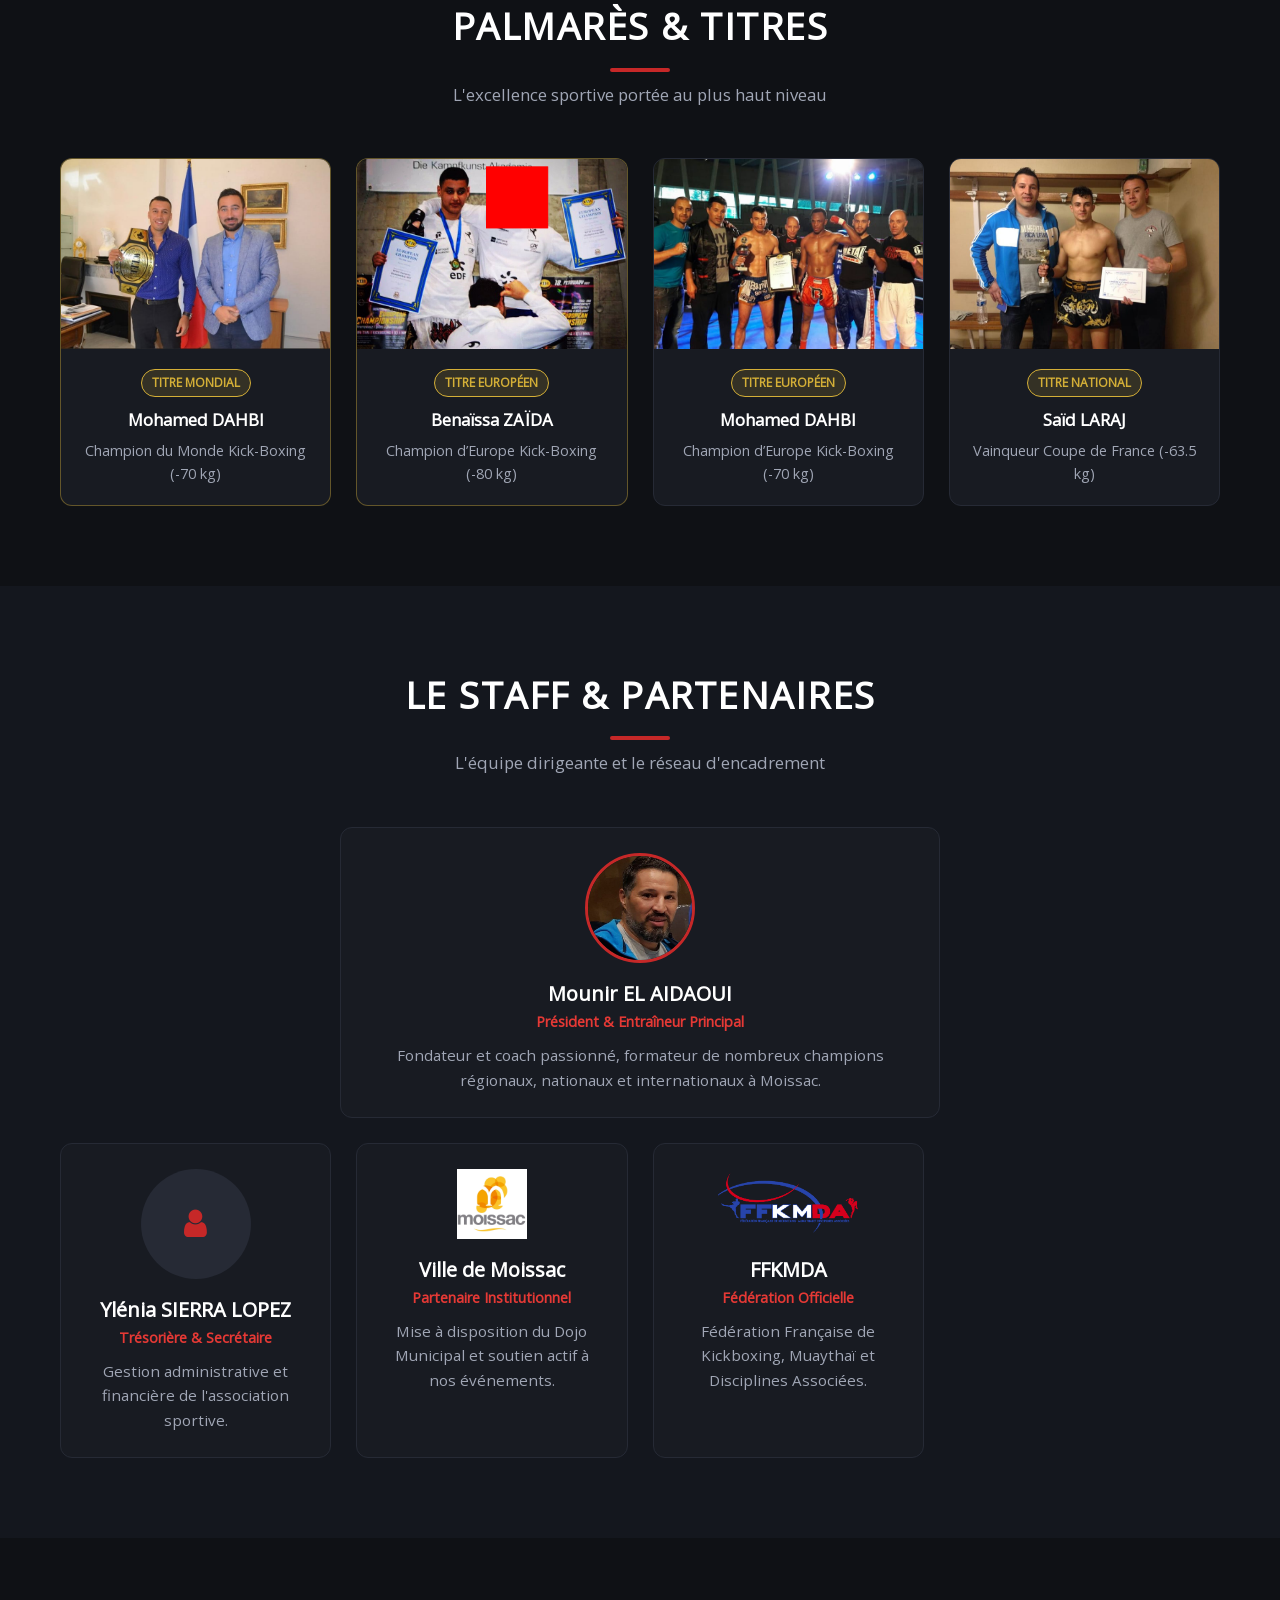
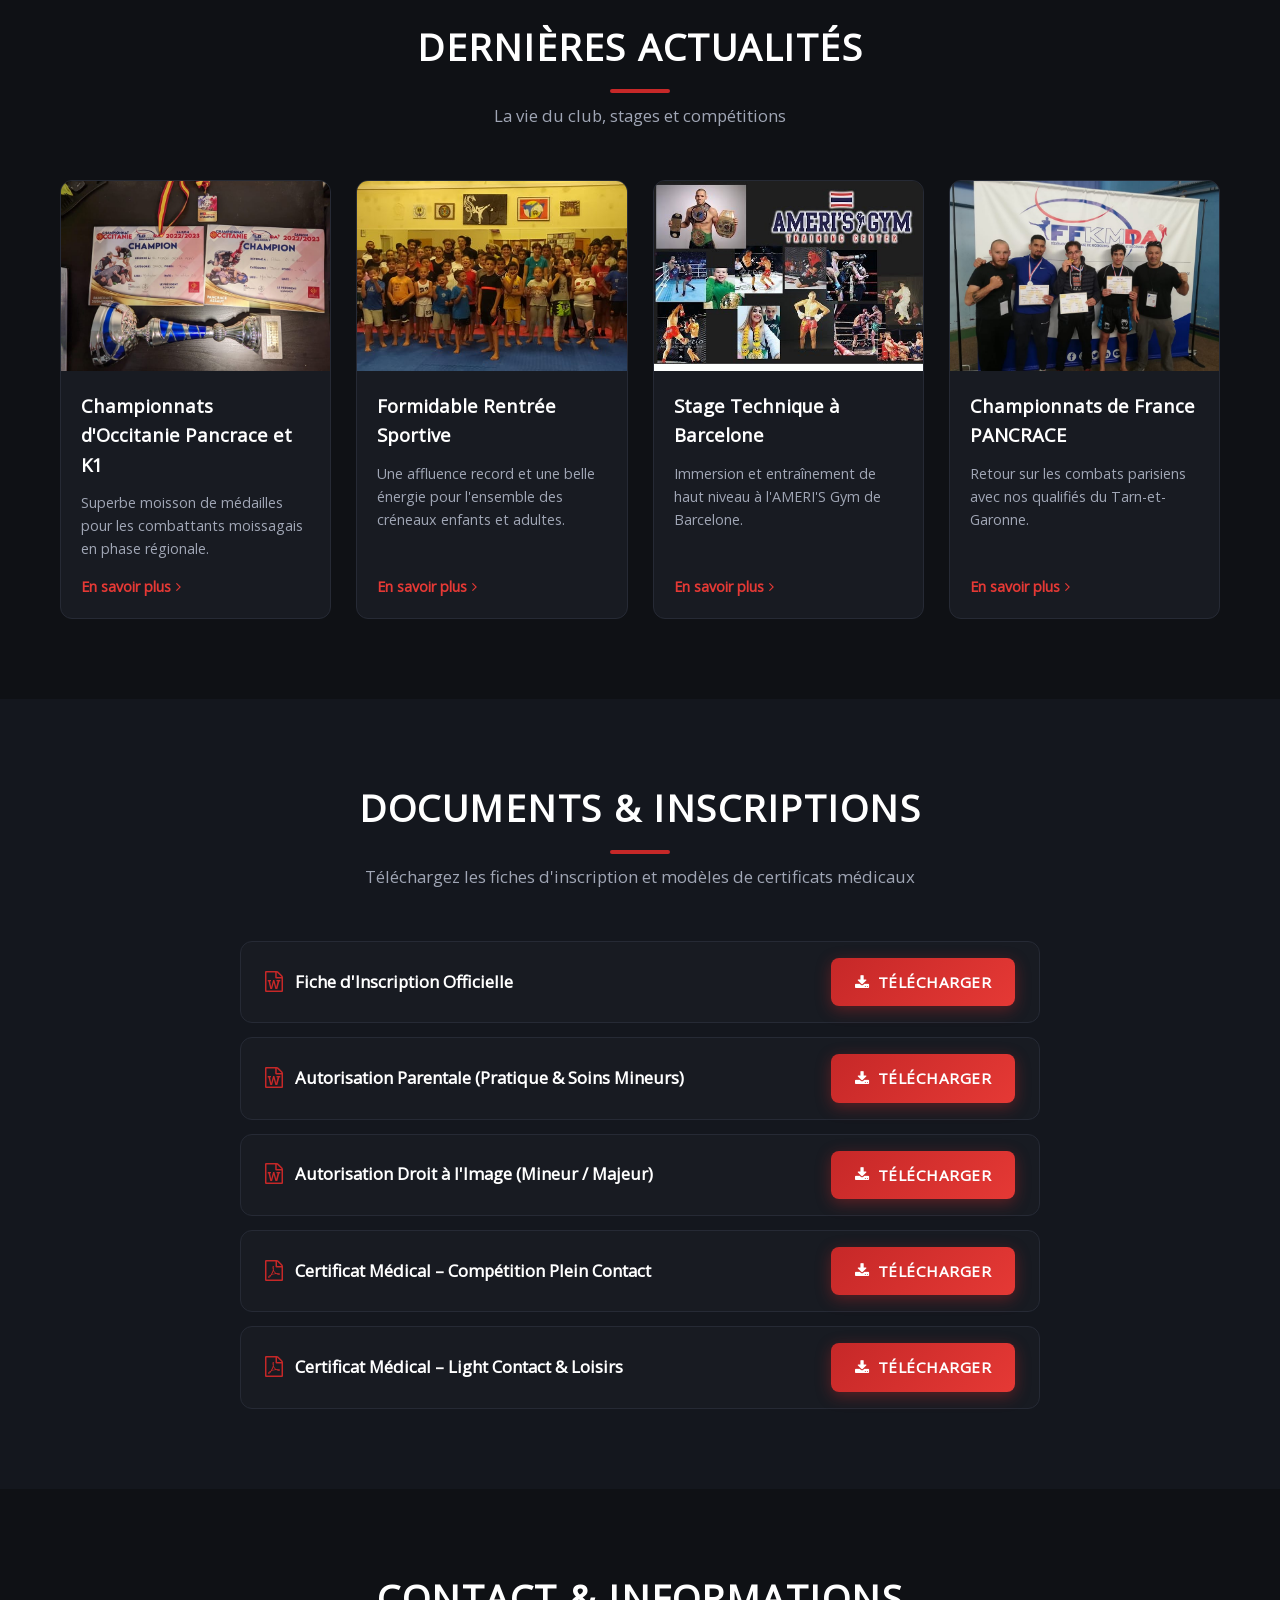
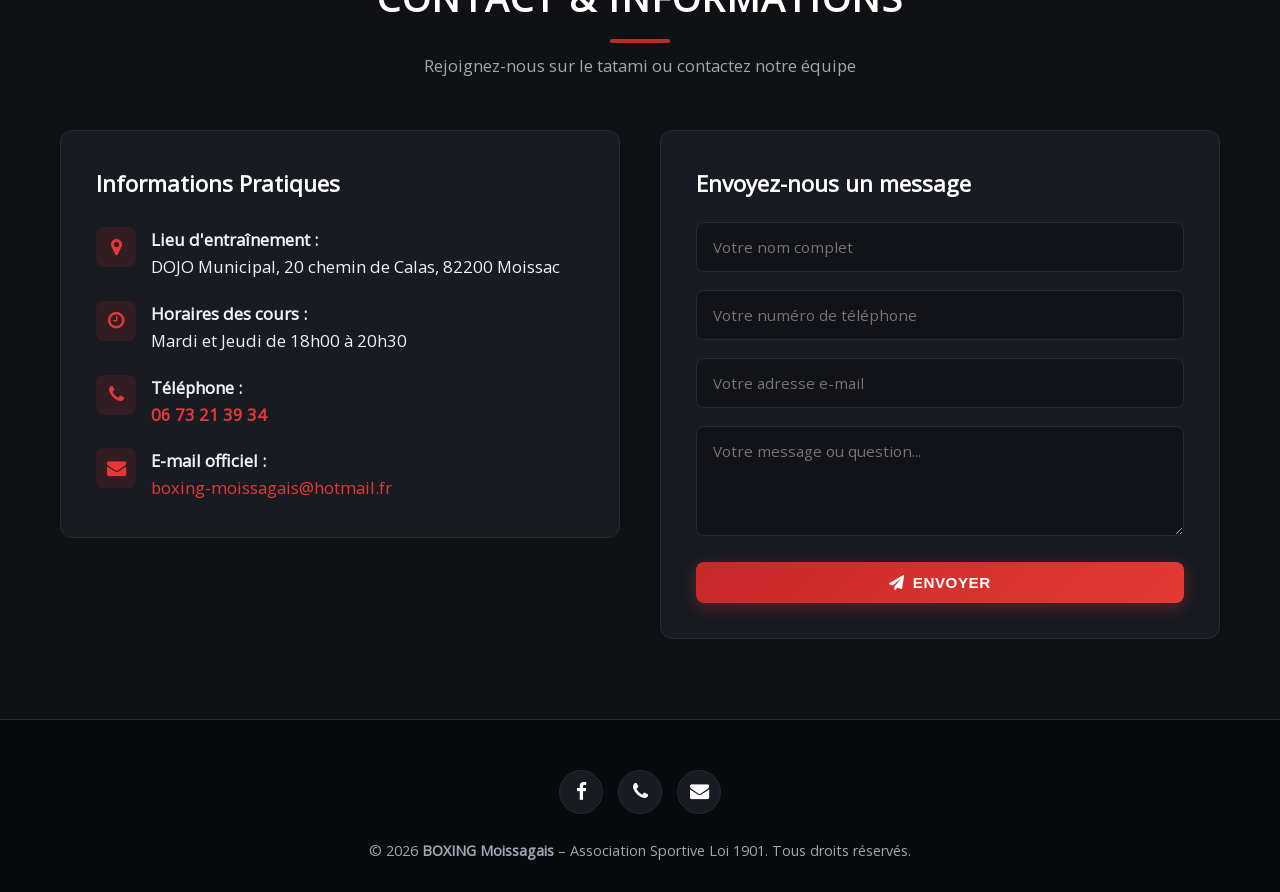
<file: boxing.html>
<!DOCTYPE html>
<html lang="fr">
<head>
  <meta charset="utf-8">
  <meta http-equiv="X-UA-Compatible" content="IE=edge">
  <meta name="viewport" content="width=device-width, initial-scale=1.0">

  <title>BOXING MOISSAGAIS | Club de Kick-Boxing, Muay-Thaï & K-1 à Moissac</title>
  <meta name="description" content="Site officiel du Boxing Moissagais. École de boxe, Kick-Boxing, Boxe Thaïlandaise, K-1, Pancrace et organisation du gala international The Fight Legends à Moissac.">
  <meta name="keywords" content="Boxe, Kick-Boxing, Muay-Thai, K-1, Pancrace, Moissac, Club de boxe, Gala The Fight Legends">

  <!-- Open Graph / Réseaux Sociaux -->
  <meta property="og:type" content="website">
  <meta property="og:url" content="https://www.boxing-moissagais.com/">
  <meta property="og:title" content="BOXING MOISSAGAIS | Club de Kick-Boxing de Moissac">
  <meta property="og:description" content="Site officiel du Boxing Moissagais : cours de boxe, compétitions, palmarès et informations sur le gala international The Fight Legends.">
  <meta property="og:image" content="./assets/800_60d2162d8c5e0.jpg">

  <!-- Favicon -->
  <link rel="shortcut icon" href="./assets/Icon_blue.png" type="image/x-icon">
  <link rel="apple-touch-icon" href="./assets/pwaImage.png">
  <link rel="stylesheet" href="./assets/font-awesome.min.css">
  <!-- Fallback FontAwesome si besoin -->
  <link rel="stylesheet" href="https://cdnjs.cloudflare.com/ajax/libs/font-awesome/4.7.0/css/font-awesome.min.css">

  <style>
    /* Polices locales */
    @font-face {
      font-family: 'Cabin Sketch';
      font-style: normal;
      font-weight: 400;
      font-display: swap;
      src: url('./assets/QGYpz_kZZAGCONcK2A4bGOj8mNhNy_r-Kw.woff2') format('woff2');
    }
    @font-face {
      font-family: 'Cabin Sketch';
      font-style: normal;
      font-weight: 700;
      font-display: swap;
      src: url('./assets/QGY2z_kZZAGCONcK2A4bGOj0I_1Y5tjzAYOcFg.woff2') format('woff2');
    }
    @font-face {
      font-family: 'Open Sans';
      font-style: normal;
      font-weight: 400;
      font-display: swap;
      src: url('./assets/memvYaGs126MiZpBA-UvWbX2vVnXBbObj2OVTS-mu0SC55I.woff2') format('woff2');
    }

    /* Variables globales & Thème */
    :root {
      --primary: #c62828;
      --primary-hover: #e53935;
      --primary-dark: #8e0000;
      --gold: #d4af37;
      --dark-bg: #0f1115;
      --card-bg: #181b22;
      --card-border: #262a35;
      --text-main: #f0f2f5;
      --text-muted: #a0a6b5;
      --radius: 12px;
      --transition: all 0.3s cubic-bezier(0.25, 0.8, 0.25, 1);
    }

    * {
      box-sizing: border-box;
      margin: 0;
      padding: 0;
    }

    html {
      scroll-behavior: smooth;
      font-family: 'Open Sans', system-ui, -apple-system, sans-serif;
      background-color: var(--dark-bg);
      color: var(--text-main);
    }

    body {
      line-height: 1.6;
      overflow-x: hidden;
    }

    a {
      color: inherit;
      text-decoration: none;
      transition: var(--transition);
    }

    img {
      max-width: 100%;
      height: auto;
      display: block;
    }

    .container {
      max-width: 1200px;
      margin: 0 auto;
      padding: 0 20px;
    }

    /* En-têtes de section */
    .section {
      padding: 80px 0;
      position: relative;
    }

    .section-alt {
      background-color: #14171e;
    }

    .section-title {
      text-align: center;
      margin-bottom: 50px;
    }

    .section-title h2 {
      font-size: 2.3rem;
      font-weight: 800;
      text-transform: uppercase;
      letter-spacing: 1.5px;
      position: relative;
      display: inline-block;
      color: #fff;
    }

    .section-title h2::after {
      content: '';
      display: block;
      width: 60px;
      height: 4px;
      background: var(--primary);
      margin: 12px auto 0;
      border-radius: 2px;
    }

    .section-title p {
      color: var(--text-muted);
      margin-top: 10px;
      font-size: 1.05rem;
    }

    /* Boutons */
    .btn {
      display: inline-flex;
      align-items: center;
      justify-content: center;
      gap: 8px;
      padding: 12px 24px;
      border-radius: 8px;
      font-weight: 700;
      font-size: 0.95rem;
      text-transform: uppercase;
      letter-spacing: 0.5px;
      cursor: pointer;
      border: none;
      transition: var(--transition);
    }

    .btn-primary {
      background: linear-gradient(135deg, var(--primary), var(--primary-hover));
      color: #fff;
      box-shadow: 0 4px 15px rgba(198, 40, 40, 0.4);
    }

    .btn-primary:hover {
      background: linear-gradient(135deg, var(--primary-hover), var(--primary-dark));
      transform: translateY(-2px);
      box-shadow: 0 6px 20px rgba(198, 40, 40, 0.6);
      color: #fff;
    }

    .btn-outline {
      background: transparent;
      border: 2px solid var(--primary);
      color: #fff;
    }

    .btn-outline:hover {
      background: var(--primary);
      transform: translateY(-2px);
    }

    .btn-block {
      width: 100%;
    }

    /* Navbar */
    .navbar {
      position: fixed;
      top: 0;
      left: 0;
      right: 0;
      z-index: 1000;
      background: rgba(15, 17, 21, 0.92);
      backdrop-filter: blur(10px);
      border-bottom: 1px solid var(--card-border);
      transition: var(--transition);
    }

    .navbar-container {
      display: flex;
      justify-content: space-between;
      align-items: center;
      height: 75px;
      max-width: 1240px;
      margin: 0 auto;
      padding: 0 20px;
    }

    .navbar-logo {
      display: flex;
      align-items: center;
      gap: 12px;
      font-size: 1.25rem;
      font-weight: 800;
      color: #fff;
      text-transform: uppercase;
    }

    .navbar-logo img {
      width: 46px;
      height: 46px;
      border-radius: 50%;
      border: 2px solid var(--primary);
      object-fit: cover;
    }

    .nav-links {
      display: flex;
      align-items: center;
      list-style: none;
      gap: 22px;
    }

    .nav-links a {
      font-size: 0.95rem;
      font-weight: 600;
      color: var(--text-muted);
    }

    .nav-links a:hover {
      color: var(--primary-hover);
    }

    .nav-actions {
      display: flex;
      align-items: center;
      gap: 12px;
    }

    .nav-actions a {
      width: 38px;
      height: 38px;
      border-radius: 50%;
      background: var(--card-bg);
      border: 1px solid var(--card-border);
      display: flex;
      align-items: center;
      justify-content: center;
      color: #fff;
    }

    .nav-actions a:hover {
      background: var(--primary);
      border-color: var(--primary);
    }

    .menu-toggle {
      display: none;
      background: none;
      border: none;
      font-size: 1.5rem;
      color: #fff;
      cursor: pointer;
    }

    /* Hero Section */
    .hero {
      position: relative;
      min-height: 100vh;
      display: flex;
      align-items: center;
      justify-content: center;
      text-align: center;
      padding: 120px 20px 80px;
      background: linear-gradient(180deg, rgba(15, 17, 21, 0.75) 0%, rgba(15, 17, 21, 0.95) 100%),
                  url('./assets/2000_60d2162d8c5e0.jpg') center/cover no-repeat;
    }

    .hero-content {
      max-width: 850px;
    }

    .hero-badge {
      display: inline-block;
      background: rgba(198, 40, 40, 0.2);
      border: 1px solid var(--primary);
      color: #ff8a80;
      padding: 6px 16px;
      border-radius: 20px;
      font-size: 0.9rem;
      font-weight: 700;
      text-transform: uppercase;
      letter-spacing: 1px;
      margin-bottom: 20px;
    }

    .hero h1 {
      font-family: 'Cabin Sketch', cursive, sans-serif;
      font-size: 4rem;
      line-height: 1.1;
      text-transform: uppercase;
      color: #fff;
      margin-bottom: 15px;
      letter-spacing: 2px;
      text-shadow: 0 4px 15px rgba(0,0,0,0.6);
    }

    .hero h2 {
      font-size: 1.35rem;
      color: #e0e0e0;
      font-weight: 400;
      margin-bottom: 30px;
    }

    .hero-card {
      background: rgba(24, 27, 34, 0.85);
      backdrop-filter: blur(8px);
      border: 1px solid var(--card-border);
      border-radius: var(--radius);
      padding: 25px;
      margin-top: 25px;
      text-align: left;
    }

    .hero-card h3 {
      color: var(--gold);
      font-size: 1.2rem;
      margin-bottom: 12px;
      text-transform: uppercase;
      display: flex;
      align-items: center;
      gap: 10px;
    }

    .hero-card ul {
      list-style: none;
      display: grid;
      gap: 10px;
      font-size: 1rem;
      color: var(--text-main);
    }

    .hero-card li i {
      color: var(--primary);
      margin-right: 8px;
    }

    /* Compte à Rebours */
    .countdown-box {
      background: linear-gradient(145deg, #1b1e26, #14161d);
      border: 1px solid var(--card-border);
      border-radius: var(--radius);
      padding: 35px 20px;
      text-align: center;
      max-width: 700px;
      margin: 0 auto;
      box-shadow: 0 10px 30px rgba(0, 0, 0, 0.4);
    }

    .countdown-timer {
      display: grid;
      grid-template-columns: repeat(4, 1fr);
      gap: 15px;
      margin-top: 20px;
    }

    .countdown-unit {
      background: #0f1115;
      padding: 15px 10px;
      border-radius: 8px;
      border: 1px solid rgba(255,255,255,0.05);
    }

    .countdown-number {
      font-size: 2.5rem;
      font-weight: 800;
      color: #fff;
      display: block;
      line-height: 1;
      font-variant-numeric: tabular-nums;
    }

    .countdown-label {
      font-size: 0.8rem;
      text-transform: uppercase;
      color: var(--text-muted);
      letter-spacing: 1px;
      margin-top: 5px;
      display: block;
    }

    /* Video Gala */
    .video-wrapper {
      max-width: 800px;
      margin: 0 auto;
      border-radius: var(--radius);
      overflow: hidden;
      box-shadow: 0 15px 35px rgba(0,0,0,0.5);
      border: 1px solid var(--card-border);
      background: #000;
    }

    .video-wrapper video {
      width: 100%;
      height: auto;
      display: block;
    }

    .video-caption {
      text-align: center;
      margin-top: 20px;
      font-size: 1.15rem;
    }

    /* Billetterie */
    .tickets-grid {
      display: grid;
      grid-template-columns: 1.1fr 0.9fr;
      gap: 30px;
      align-items: center;
    }

    .ticket-info-card {
      background: var(--card-bg);
      border: 1px solid var(--card-border);
      border-radius: var(--radius);
      padding: 35px;
    }

    .pricing-tiers {
      display: grid;
      grid-template-columns: 1fr 1fr;
      gap: 15px;
      margin: 25px 0;
    }

    .price-box {
      background: #111318;
      border: 1px solid var(--card-border);
      border-radius: 8px;
      padding: 20px;
      text-align: center;
    }

    .price-box.vip {
      border-color: var(--gold);
    }

    .price-box .price-title {
      font-size: 0.9rem;
      text-transform: uppercase;
      color: var(--text-muted);
      font-weight: 700;
    }

    .price-box .price-amount {
      font-size: 2rem;
      font-weight: 800;
      color: #fff;
      margin: 8px 0;
    }

    .price-box.vip .price-amount {
      color: var(--gold);
    }

    .ticket-qr-card {
      text-align: center;
      background: var(--card-bg);
      border: 1px solid var(--card-border);
      border-radius: var(--radius);
      padding: 25px;
    }

    .ticket-qr-card img {
      max-width: 280px;
      margin: 0 auto;
      border-radius: 8px;
      box-shadow: 0 4px 15px rgba(0,0,0,0.3);
    }

    /* Sponsors */
    .sponsors-grid {
      display: grid;
      grid-template-columns: repeat(auto-fit, minmax(180px, 1fr));
      gap: 20px;
      align-items: center;
    }

    .sponsor-card {
      background: #ffffff;
      border-radius: var(--radius);
      padding: 15px;
      display: flex;
      align-items: center;
      justify-content: center;
      height: 120px;
      transition: var(--transition);
    }

    .sponsor-card img {
      max-height: 80px;
      object-fit: contain;
      filter: grayscale(20%);
      transition: var(--transition);
    }

    .sponsor-card:hover {
      transform: translateY(-5px);
      box-shadow: 0 8px 25px rgba(0,0,0,0.3);
    }

    .sponsor-card:hover img {
      filter: grayscale(0%);
    }

    /* Articles & News */
    .articles-grid {
      display: grid;
      grid-template-columns: repeat(auto-fit, minmax(260px, 1fr));
      gap: 25px;
    }

    .article-card {
      background: var(--card-bg);
      border: 1px solid var(--card-border);
      border-radius: var(--radius);
      overflow: hidden;
      display: flex;
      flex-direction: column;
      transition: var(--transition);
    }

    .article-card:hover {
      transform: translateY(-5px);
      border-color: rgba(198, 40, 40, 0.4);
      box-shadow: 0 10px 25px rgba(0,0,0,0.3);
    }

    .article-img {
      height: 190px;
      overflow: hidden;
    }

    .article-img img {
      width: 100%;
      height: 100%;
      object-fit: cover;
      transition: var(--transition);
    }

    .article-card:hover .article-img img {
      transform: scale(1.05);
    }

    .article-body {
      padding: 20px;
      display: flex;
      flex-direction: column;
      flex: 1;
    }

    .article-body h3 {
      font-size: 1.15rem;
      margin-bottom: 12px;
      color: #fff;
    }

    .article-body a.more {
      margin-top: auto;
      color: var(--primary-hover);
      font-weight: 700;
      font-size: 0.9rem;
      display: inline-flex;
      align-items: center;
      gap: 5px;
    }

    /* Palmarès */
    .palmares-grid {
      display: grid;
      grid-template-columns: repeat(auto-fit, minmax(260px, 1fr));
      gap: 25px;
    }

    .trophy-card {
      background: var(--card-bg);
      border: 1px solid var(--card-border);
      border-radius: var(--radius);
      overflow: hidden;
      text-align: center;
      transition: var(--transition);
    }

    .trophy-card.gold-card {
      border-color: rgba(212, 175, 55, 0.4);
    }

    .trophy-card img {
      height: 190px;
      width: 100%;
      object-fit: cover;
    }

    .trophy-info {
      padding: 20px;
    }

    .trophy-badge {
      display: inline-block;
      background: rgba(212, 175, 55, 0.15);
      border: 1px solid var(--gold);
      color: var(--gold);
      font-size: 0.75rem;
      font-weight: 700;
      padding: 3px 10px;
      border-radius: 20px;
      text-transform: uppercase;
      margin-bottom: 10px;
    }

    .trophy-info h4 {
      font-size: 1.05rem;
      color: #fff;
    }

    /* Staff */
    .staff-grid {
      display: grid;
      grid-template-columns: repeat(auto-fit, minmax(240px, 1fr));
      gap: 25px;
    }

    .staff-card {
      background: var(--card-bg);
      border: 1px solid var(--card-border);
      border-radius: var(--radius);
      padding: 25px;
      text-align: center;
      transition: var(--transition);
    }

    .staff-card.president-card {
      grid-column: 1 / -1;
      max-width: 600px;
      margin: 0 auto;
    }

    .staff-avatar {
      width: 110px;
      height: 110px;
      border-radius: 50%;
      margin: 0 auto 15px;
      border: 3px solid var(--primary);
      object-fit: cover;
    }

    .staff-card.institution .staff-avatar {
      border-radius: 8px;
      border: none;
      object-fit: contain;
      width: 140px;
      height: 70px;
    }

    .staff-card h3 {
      font-size: 1.25rem;
      color: #fff;
    }

    .staff-card .role {
      color: var(--primary-hover);
      font-weight: 700;
      font-size: 0.9rem;
      margin-bottom: 10px;
    }

    .staff-card p {
      font-size: 0.95rem;
      color: var(--text-muted);
    }

    /* Documents Téléchargeables */
    .docs-list {
      max-width: 800px;
      margin: 0 auto;
      display: flex;
      flex-direction: column;
      gap: 14px;
    }

    .doc-item {
      background: var(--card-bg);
      border: 1px solid var(--card-border);
      border-radius: var(--radius);
      padding: 16px 24px;
      display: flex;
      align-items: center;
      justify-content: space-between;
      gap: 15px;
      transition: var(--transition);
    }

    .doc-item:hover {
      border-color: var(--primary);
      transform: translateX(4px);
    }

    .doc-title {
      display: flex;
      align-items: center;
      gap: 12px;
      font-weight: 700;
      font-size: 1.05rem;
      color: #fff;
    }

    .doc-title i {
      color: var(--primary);
      font-size: 1.3rem;
    }

    /* Contact */
    .contact-grid {
      display: grid;
      grid-template-columns: 1fr 1fr;
      gap: 40px;
      align-items: flex-start;
    }

    .contact-info-card {
      background: var(--card-bg);
      border: 1px solid var(--card-border);
      border-radius: var(--radius);
      padding: 35px;
    }

    .contact-details-list {
      list-style: none;
      display: grid;
      gap: 20px;
      margin-top: 25px;
    }

    .contact-details-list li {
      display: flex;
      align-items: flex-start;
      gap: 15px;
      font-size: 1.05rem;
    }

    .contact-details-list i {
      width: 40px;
      height: 40px;
      border-radius: 8px;
      background: rgba(198, 40, 40, 0.15);
      color: var(--primary-hover);
      display: flex;
      align-items: center;
      justify-content: center;
      font-size: 1.2rem;
      flex-shrink: 0;
    }

    .contact-form {
      background: var(--card-bg);
      border: 1px solid var(--card-border);
      border-radius: var(--radius);
      padding: 35px;
    }

    .form-group {
      margin-bottom: 18px;
    }

    .form-control {
      width: 100%;
      padding: 14px 16px;
      background: #111318;
      border: 1px solid var(--card-border);
      border-radius: 8px;
      color: #fff;
      font-family: inherit;
      font-size: 0.95rem;
      transition: var(--transition);
    }

    .form-control:focus {
      outline: none;
      border-color: var(--primary);
      box-shadow: 0 0 0 3px rgba(198, 40, 40, 0.2);
    }

    /* Footer */
    .footer {
      background: #090a0d;
      border-top: 1px solid var(--card-border);
      padding: 50px 0 30px;
      text-align: center;
    }

    .footer-socials {
      display: flex;
      justify-content: center;
      gap: 15px;
      margin-bottom: 25px;
    }

    .footer-socials a {
      width: 44px;
      height: 44px;
      border-radius: 50%;
      background: var(--card-bg);
      border: 1px solid var(--card-border);
      display: flex;
      align-items: center;
      justify-content: center;
      font-size: 1.2rem;
      color: #fff;
    }

    .footer-socials a:hover {
      background: var(--primary);
      border-color: var(--primary);
    }

    .footer p {
      color: var(--text-muted);
      font-size: 0.9rem;
    }

    /* Responsive */
    @media (max-width: 992px) {
      .tickets-grid,
      .contact-grid {
        grid-template-columns: 1fr;
      }
      .staff-card.president-card {
        grid-column: auto;
      }
    }

    @media (max-width: 768px) {
      .nav-links {
        display: none;
        position: absolute;
        top: 75px;
        left: 0;
        right: 0;
        background: var(--dark-bg);
        flex-direction: column;
        padding: 25px;
        border-bottom: 1px solid var(--card-border);
      }
      .nav-links.active {
        display: flex;
      }
      .menu-toggle {
        display: block;
      }
      .hero h1 {
        font-size: 2.8rem;
      }
      .pricing-tiers {
        grid-template-columns: 1fr;
      }
      .doc-item {
        flex-direction: column;
        align-items: flex-start;
      }
      .doc-item .btn {
        width: 100%;
      }
    }
  </style>
</head>

<body>

  <!-- Navigation -->
  <header class="navbar">
    <div class="navbar-container">
      <a href="#top" class="navbar-logo">
        <img src="./assets/400_64f0d58749112.jpg" alt="Logo Boxing Moissagais">
        <span>Boxing Moissagais</span>
      </a>

      <ul class="nav-links" id="navMenu">
        <li><a href="#top">Accueil</a></li>
        <li><a href="#gala">Gala 2026</a></li>
        <li><a href="#billetterie">Billetterie</a></li>
        <li><a href="#sponsors">Sponsors</a></li>
        <li><a href="#objectifs">Le Club</a></li>
        <li><a href="#palmares">Palmarès</a></li>
        <li><a href="#staff">Staff</a></li>
        <li><a href="#documents">Inscriptions</a></li>
        <li><a href="#contact">Contact</a></li>
      </ul>

      <div class="nav-actions">
        <a href="tel:+33673213934" title="Nous appeler"><i class="fa fa-phone"></i></a>
        <a href="mailto:boxing-moissagais@hotmail.fr" title="Nous écrire"><i class="fa fa-envelope"></i></a>
        <a href="https://www.facebook.com/boxing.moissagais" target="_blank" rel="noopener noreferrer" title="Facebook"><i class="fa fa-facebook"></i></a>
        <button class="menu-toggle" id="menuToggle" aria-label="Ouvrir le menu"><i class="fa fa-bars"></i></button>
      </div>
    </div>
  </header>

  <!-- Hero Section -->
  <section id="top" class="hero">
    <div class="hero-content">
      <span class="hero-badge"><i class="fa fa-shield"></i> Club Officiel FFKMDA – Moissac</span>
      <h1>BOXING Moissagais</h1>
      <h2>Club multisports de combat : Muay-Thaï, Kick-Boxing, K-1, Pancrace & Boxe Éducative</h2>
      
      <div style="display: flex; gap: 15px; justify-content: center; flex-wrap: wrap;">
        <a href="#billetterie" class="btn btn-primary"><i class="fa fa-ticket"></i> Billetterie Gala 2026</a>
        <a href="#documents" class="btn btn-outline"><i class="fa fa-download"></i> Dossiers d'inscription</a>
      </div>

      <div class="hero-card">
        <h3><i class="fa fa-bullhorn"></i> Objectifs & Projets de la Saison</h3>
        <ul>
          <li><i class="fa fa-trophy"></i> Remporter de nouveaux titres aux Championnats d’Occitanie, de France et d’Europe.</li>
          <li><i class="fa fa-star"></i> <strong>Grand Gala « The Fight Legends »</strong> : le 4 avril 2026 au Hall de Paris (Moissac) avec 9 ceintures internationales en jeu !</li>
        </ul>
      </div>
    </div>
  </section>

  <!-- Countdown Gala Section -->
  <section id="gala" class="section">
    <div class="container">
      <div class="section-title">
        <h2>The Fight Legends</h2>
        <p>Gala International de Boxe – Moissac 2026</p>
      </div>

      <div class="countdown-box">
        <h3><i class="fa fa-clock-o" style="color: var(--primary);"></i> Rendez-vous le 4 Avril 2026</h3>
        <div class="countdown-timer" id="countdown">
          <div class="countdown-unit"><span class="countdown-number" id="days">00</span><span class="countdown-label">Jours</span></div>
          <div class="countdown-unit"><span class="countdown-number" id="hours">00</span><span class="countdown-label">Heures</span></div>
          <div class="countdown-unit"><span class="countdown-number" id="minutes">00</span><span class="countdown-label">Minutes</span></div>
          <div class="countdown-unit"><span class="countdown-number" id="seconds">00</span><span class="countdown-label">Secondes</span></div>
        </div>
      </div>

      <!-- Video Teaser -->
      <div style="margin-top: 50px;">
        <div class="video-wrapper">
          <video controls poster="./assets/normal_69aadb9db1eaa-thumbnail.jpg" preload="metadata">
            <source src="./assets/normal_69aadb9db1eaa.mp4" type="video/mp4">
            Votre navigateur ne supporte pas la lecture de vidéos.
          </video>
        </div>
        <div class="video-caption">
          <strong>9 ceintures en jeu • Combats Pros & Amateurs • Boxeurs Internationaux</strong>
        </div>
      </div>
    </div>
  </section>

  <!-- Billetterie Section -->
  <section id="billetterie" class="section section-alt">
    <div class="container">
      <div class="section-title">
        <h2>Billetterie Officielle</h2>
        <p>Réservez vos places pour le Gala « The Fight Legends »</p>
      </div>

      <div class="tickets-grid">
        <div class="ticket-info-card">
          <h3 style="font-size: 1.5rem; color: #fff; margin-bottom: 10px;">Choisissez votre formule</h3>
          <p style="color: var(--text-muted);">Assistez aux combats au plus près du ring ou profitez d'une vue panoramique depuis les gradins.</p>

          <div class="pricing-tiers">
            <div class="price-box vip">
              <span class="price-title">Chaise VIP</span>
              <div class="price-amount">25 €</div>
              <p style="font-size: 0.85rem; color: var(--text-muted);">Au plus près du ring</p>
            </div>
            <div class="price-box">
              <span class="price-title">Gradins</span>
              <div class="price-amount">20 €</div>
              <p style="font-size: 0.85rem; color: var(--text-muted);">Placement libre</p>
            </div>
          </div>

          <div style="background: rgba(212, 175, 55, 0.08); border-left: 4px solid var(--gold); padding: 15px; border-radius: 4px; margin-bottom: 20px;">
            <h4 style="color: var(--gold); font-size: 1rem; margin-bottom: 6px;"><i class="fa fa-cutlery"></i> Tables VIP & Dîner Spectacle</h4>
            <p style="font-size: 0.95rem;">Pour vivre une expérience complète, réservez votre table avec repas gastronomique préparé par le traiteur <strong>« Restaurant du Fort by Valérie Pons »</strong>.</p>
          </div>

          <p style="font-size: 0.95rem; color: var(--text-muted);">
            📞 <strong>Réservations tables :</strong> <a href="tel:+33673213934" style="color: #fff; text-decoration: underline;">06 73 21 39 34</a> ou par e-mail à <a href="mailto:boxing-moissagais@hotmail.fr" style="color: #fff; text-decoration: underline;">boxing-moissagais@hotmail.fr</a>.
          </p>
        </div>

        <div class="ticket-qr-card">
          <h3 style="color: #fff; margin-bottom: 15px;">Vente en Ligne</h3>
          <img src="./assets/2000_69aadf74f2a40.png" alt="QR Code Billetterie">
          <p style="margin-top: 15px; font-weight: 700; color: var(--primary-hover);">Scannez le QR-Code pour accéder à la billetterie</p>
        </div>
      </div>
    </div>
  </section>

  <!-- Sponsors Section -->
  <section id="sponsors" class="section">
    <div class="container">
      <div class="section-title">
        <h2>Nos Sponsors du Gala</h2>
        <p>Merci à nos partenaires et entreprises qui soutiennent l'événement</p>
      </div>

      <div class="sponsors-grid">
        <div class="sponsor-card"><img src="./assets/800_69aae99f35c39.png" alt="Sponsor 1"></div>
        <div class="sponsor-card"><img src="./assets/800_69aae82d54f0b.png" alt="Sponsor 2"></div>
        <div class="sponsor-card"><img src="./assets/800_69aae570f3940.png" alt="Sponsor 3"></div>
        <div class="sponsor-card"><img src="./assets/800_69aae81e87650.png" alt="Sponsor 4"></div>
        <div class="sponsor-card"><img src="./assets/800_69aae7bba329d.png" alt="Sponsor 5"></div>
        <div class="sponsor-card"><img src="./assets/800_69aae7a1619e8.png" alt="Sponsor 6"></div>
        <div class="sponsor-card"><img src="./assets/800_69aae8a773abd.jpg" alt="Sponsor 7"></div>
        <div class="sponsor-card"><img src="./assets/800_69aae9efd9635.png" alt="Sponsor 8"></div>
      </div>
    </div>
  </section>

  <!-- Club & Objectifs Section -->
  <section id="objectifs" class="section section-alt">
    <div class="container">
      <div class="section-title">
        <h2>Le Club & Nos Valeurs</h2>
        <p>Formation, respect, discipline et dépassement de soi</p>
      </div>

      <div style="max-width: 850px; margin: 0 auto; background: var(--card-bg); border: 1px solid var(--card-border); padding: 35px; border-radius: var(--radius); line-height: 1.8;">
        <p style="margin-bottom: 15px;">L’association <strong>BOXING Moissagais</strong> a pour vocation d’enseigner et de promouvoir les boxes pieds-poings et sports de combat : <strong>Boxe Thaïlandaise (Muay-Thaï), Kick-Boxing, K-1, Pancrace et Boxe Éducative</strong>.</p>
        <p style="margin-bottom: 15px;">Par la pratique sportive, le club favorise <strong>l’insertion sociale, l'éducation et la mixité</strong> des jeunes moissagais. Nos cours s'adressent aussi bien aux débutants loisirs (femmes, hommes, enfants dès le plus jeune âge) qu'aux compétiteurs préparant les championnats nationaux et internationaux.</p>
        <p>Dans un dojo municipal dynamique, nous véhiculons des valeurs d'<strong>altruisme, de rigueur, de courage et de respect</strong>.</p>
      </div>
    </div>
  </section>

  <!-- Palmarès Section -->
  <section id="palmares" class="section">
    <div class="container">
      <div class="section-title">
        <h2>Palmarès & Titres</h2>
        <p>L'excellence sportive portée au plus haut niveau</p>
      </div>

      <div class="palmares-grid">
        <div class="trophy-card gold-card">
          <img src="./assets/800_61df0e181177e.jpg" alt="Mohamed Dahbi Champion du Monde">
          <div class="trophy-info">
            <span class="trophy-badge">Titre Mondial</span>
            <h4>Mohamed DAHBI</h4>
            <p style="color: var(--text-muted); font-size: 0.9rem; margin-top: 5px;">Champion du Monde Kick-Boxing (-70 kg)</p>
          </div>
        </div>

        <div class="trophy-card gold-card">
          <img src="./assets/800_6975fb7e0506c.png" alt="Benaïssa Zaïda Champion d'Europe">
          <div class="trophy-info">
            <span class="trophy-badge">Titre Européen</span>
            <h4>Benaïssa ZAÏDA</h4>
            <p style="color: var(--text-muted); font-size: 0.9rem; margin-top: 5px;">Champion d’Europe Kick-Boxing (-80 kg)</p>
          </div>
        </div>

        <div class="trophy-card">
          <img src="./assets/800_61df0cc817c51.jpg" alt="Mohamed Dahbi Champion d'Europe">
          <div class="trophy-info">
            <span class="trophy-badge">Titre Européen</span>
            <h4>Mohamed DAHBI</h4>
            <p style="color: var(--text-muted); font-size: 0.9rem; margin-top: 5px;">Champion d’Europe Kick-Boxing (-70 kg)</p>
          </div>
        </div>

        <div class="trophy-card">
          <img src="./assets/800_61df0a2941248.jpg" alt="Saïd Laraj Coupe de France">
          <div class="trophy-info">
            <span class="trophy-badge">Titre National</span>
            <h4>Saïd LARAJ</h4>
            <p style="color: var(--text-muted); font-size: 0.9rem; margin-top: 5px;">Vainqueur Coupe de France (-63.5 kg)</p>
          </div>
        </div>
      </div>
    </div>
  </section>

  <!-- Staff & Partenaires Section -->
  <section id="staff" class="section section-alt">
    <div class="container">
      <div class="section-title">
        <h2>Le Staff & Partenaires</h2>
        <p>L'équipe dirigeante et le réseau d'encadrement</p>
      </div>

      <div class="staff-grid">
        <div class="staff-card president-card">
          <img class="staff-avatar" src="./assets/800_61df014b07339_filter_61df020f69960.jpg" alt="Mounir EL AIDAOUI">
          <h3>Mounir EL AIDAOUI</h3>
          <div class="role">Président & Entraîneur Principal</div>
          <p>Fondateur et coach passionné, formateur de nombreux champions régionaux, nationaux et internationaux à Moissac.</p>
        </div>

        <div class="staff-card">
          <div style="width: 110px; height: 110px; border-radius: 50%; background: var(--card-border); margin: 0 auto 15px; display: flex; align-items: center; justify-content: center; font-size: 2rem; color: var(--primary);">
            <i class="fa fa-user"></i>
          </div>
          <h3>Ylénia SIERRA LOPEZ</h3>
          <div class="role">Trésorière & Secrétaire</div>
          <p>Gestion administrative et financière de l'association sportive.</p>
        </div>

        <div class="staff-card institution">
          <img class="staff-avatar" src="./assets/800_61df1cbf536fe_filter_61dfdd3062a0c.jpg" alt="Ville de Moissac">
          <h3>Ville de Moissac</h3>
          <div class="role">Partenaire Institutionnel</div>
          <p>Mise à disposition du Dojo Municipal et soutien actif à nos événements.</p>
        </div>

        <div class="staff-card institution">
          <img class="staff-avatar" src="./assets/800_61e00abde69dc_filter_61e00b2138d2b.png" alt="FFKMDA">
          <h3>FFKMDA</h3>
          <div class="role">Fédération Officielle</div>
          <p>Fédération Française de Kickboxing, Muaythaï et Disciplines Associées.</p>
        </div>
      </div>
    </div>
  </section>

  <!-- Actualités & Articles -->
  <section class="section">
    <div class="container">
      <div class="section-title">
        <h2>Dernières Actualités</h2>
        <p>La vie du club, stages et compétitions</p>
      </div>

      <div class="articles-grid">
        <div class="article-card">
          <div class="article-img"><img src="./assets/800_636cae2caac87.jpg" alt="Championnats d'Occitanie"></div>
          <div class="article-body">
            <h3>Championnats d'Occitanie Pancrace et K1</h3>
            <p style="color: var(--text-muted); font-size: 0.9rem; margin-bottom: 15px;">Superbe moisson de médailles pour les combattants moissagais en phase régionale.</p>
            <a href="#contact" class="more">En savoir plus <i class="fa fa-angle-right"></i></a>
          </div>
        </div>

        <div class="article-card">
          <div class="article-img"><img src="./assets/800_6329b346e905e.jpg" alt="Rentrée Sportive"></div>
          <div class="article-body">
            <h3>Formidable Rentrée Sportive</h3>
            <p style="color: var(--text-muted); font-size: 0.9rem; margin-bottom: 15px;">Une affluence record et une belle énergie pour l'ensemble des créneaux enfants et adultes.</p>
            <a href="#contact" class="more">En savoir plus <i class="fa fa-angle-right"></i></a>
          </div>
        </div>

        <div class="article-card">
          <div class="article-img"><img src="./assets/800_621bab24ad7b8_filter_621bab2edda0d.jpg" alt="Stage Barcelone"></div>
          <div class="article-body">
            <h3>Stage Technique à Barcelone</h3>
            <p style="color: var(--text-muted); font-size: 0.9rem; margin-bottom: 15px;">Immersion et entraînement de haut niveau à l'AMERI'S Gym de Barcelone.</p>
            <a href="#contact" class="more">En savoir plus <i class="fa fa-angle-right"></i></a>
          </div>
        </div>

        <div class="article-card">
          <div class="article-img"><img src="./assets/800_6241a8f14e4d2.jpg" alt="Championnat de France"></div>
          <div class="article-body">
            <h3>Championnats de France PANCRACE</h3>
            <p style="color: var(--text-muted); font-size: 0.9rem; margin-bottom: 15px;">Retour sur les combats parisiens avec nos qualifiés du Tarn-et-Garonne.</p>
            <a href="#contact" class="more">En savoir plus <i class="fa fa-angle-right"></i></a>
          </div>
        </div>
      </div>
    </div>
  </section>

  <!-- Documents à Télécharger Section -->
  <section id="documents" class="section section-alt">
    <div class="container">
      <div class="section-title">
        <h2>Documents & Inscriptions</h2>
        <p>Téléchargez les fiches d'inscription et modèles de certificats médicaux</p>
      </div>

      <div class="docs-list">
        <div class="doc-item">
          <div class="doc-title"><i class="fa fa-file-word-o"></i> Fiche d'Inscription Officielle</div>
          <a class="btn btn-primary" href="./assets/normal_66c4cdfc66459.docx" download><i class="fa fa-download"></i> Télécharger</a>
        </div>

        <div class="doc-item">
          <div class="doc-title"><i class="fa fa-file-word-o"></i> Autorisation Parentale (Pratique & Soins Mineurs)</div>
          <a class="btn btn-primary" href="./assets/normal_66c4ce5946943.docx" download><i class="fa fa-download"></i> Télécharger</a>
        </div>

        <div class="doc-item">
          <div class="doc-title"><i class="fa fa-file-word-o"></i> Autorisation Droit à l'Image (Mineur / Majeur)</div>
          <a class="btn btn-primary" href="./assets/normal_66c4ceb392a3a.docx" download><i class="fa fa-download"></i> Télécharger</a>
        </div>

        <div class="doc-item">
          <div class="doc-title"><i class="fa fa-file-pdf-o"></i> Certificat Médical – Compétition Plein Contact</div>
          <a class="btn btn-primary" href="./assets/normal_66c4cf9447100.pdf" download><i class="fa fa-download"></i> Télécharger</a>
        </div>

        <div class="doc-item">
          <div class="doc-title"><i class="fa fa-file-pdf-o"></i> Certificat Médical – Light Contact & Loisirs</div>
          <a class="btn btn-primary" href="./assets/normal_66c4cf7aa54d3.pdf" download><i class="fa fa-download"></i> Télécharger</a>
        </div>
      </div>
    </div>
  </section>

  <!-- Contact Section -->
  <section id="contact" class="section">
    <div class="container">
      <div class="section-title">
        <h2>Contact & Informations</h2>
        <p>Rejoignez-nous sur le tatami ou contactez notre équipe</p>
      </div>

      <div class="contact-grid">
        <div class="contact-info-card">
          <h3 style="color: #fff; font-size: 1.4rem;">Informations Pratiques</h3>
          
          <ul class="contact-details-list">
            <li>
              <i class="fa fa-map-marker"></i>
              <div>
                <strong>Lieu d'entraînement :</strong><br>
                DOJO Municipal, 20 chemin de Calas, 82200 Moissac
              </div>
            </li>
            <li>
              <i class="fa fa-clock-o"></i>
              <div>
                <strong>Horaires des cours :</strong><br>
                Mardi et Jeudi de 18h00 à 20h30
              </div>
            </li>
            <li>
              <i class="fa fa-phone"></i>
              <div>
                <strong>Téléphone :</strong><br>
                <a href="tel:+33673213934" style="color: var(--primary-hover); font-weight: 700;">06 73 21 39 34</a>
              </div>
            </li>
            <li>
              <i class="fa fa-envelope"></i>
              <div>
                <strong>E-mail officiel :</strong><br>
                <a href="mailto:boxing-moissagais@hotmail.fr" style="color: var(--primary-hover);">boxing-moissagais@hotmail.fr</a>
              </div>
            </li>
          </ul>
        </div>

        <div class="contact-form">
          <h3 style="color: #fff; font-size: 1.4rem; margin-bottom: 20px;">Envoyez-nous un message</h3>
          <form action="mailto:boxing-moissagais@hotmail.fr" method="POST" enctype="text/plain">
            <div class="form-group">
              <input type="text" name="nom" class="form-control" placeholder="Votre nom complet" required>
            </div>
            <div class="form-group">
              <input type="tel" name="telephone" class="form-control" placeholder="Votre numéro de téléphone">
            </div>
            <div class="form-group">
              <input type="email" name="email" class="form-control" placeholder="Votre adresse e-mail" required>
            </div>
            <div class="form-group">
              <textarea name="message" rows="4" class="form-control" placeholder="Votre message ou question..." required></textarea>
            </div>
            <button type="submit" class="btn btn-primary btn-block"><i class="fa fa-paper-plane"></i> Envoyer</button>
          </form>
        </div>
      </div>
    </div>
  </section>

  <!-- Footer -->
  <footer class="footer">
    <div class="container">
      <div class="footer-socials">
        <a href="https://www.facebook.com/boxing.moissagais" target="_blank" rel="noopener noreferrer" title="Facebook"><i class="fa fa-facebook"></i></a>
        <a href="tel:+33673213934" title="Téléphone"><i class="fa fa-phone"></i></a>
        <a href="mailto:boxing-moissagais@hotmail.fr" title="E-mail"><i class="fa fa-envelope"></i></a>
      </div>
      <p>© 2026 <strong>BOXING Moissagais</strong> – Association Sportive Loi 1901. Tous droits réservés.</p>
    </div>
  </footer>

  <!-- Scripts : Menu Mobile + Compte à Rebours -->
  <script>
    // Menu mobile toggle
    const toggleBtn = document.getElementById('menuToggle');
    const navMenu = document.getElementById('navMenu');
    if (toggleBtn && navMenu) {
      toggleBtn.addEventListener('click', () => {
        navMenu.classList.toggle('active');
      });
      document.querySelectorAll('.nav-links a').forEach(link => {
        link.addEventListener('click', () => {
          navMenu.classList.remove('active');
        });
      });
    }

    // Compte à rebours Gala (4 avril 2026 à 19h00)
    function updateCountdown() {
      const galaDate = new Date('2026-04-04T19:00:00').getTime();
      const now = new Date().getTime();
      const distance = galaDate - now;

      if (distance > 0) {
        const days = Math.floor(distance / (1000 * 60 * 60 * 24));
        const hours = Math.floor((distance % (1000 * 60 * 60 * 24)) / (1000 * 60 * 60));
        const minutes = Math.floor((distance % (1000 * 60 * 60)) / (1000 * 60));
        const seconds =Voici le code complet et optimisé pour ton fichier **`index.html`**.

### Ce qui a été amélioré :
1. **100 % Autonome :** Tous les liens (images, logos, vidéo MP4, affiches, sponsors, documents PDF/Word, polices et icônes) pointent directement vers ton dossier local `./assets/`.
2. **CSS Moderne & Épuré :** Remplacement de tout le code lourd/obsolète de Site123 par un design sur-mesure pour club de sports de combat (thème sombre & bordeaux `#a23131`, cartes modernes, effets de survol, typographies nettes et lisibilité parfaite).
3. **Compte à rebours dynamique :** Fonctionne en JavaScript natif et calcule en temps réel le temps restant jusqu'au Gala du **4 avril 2026**.
4. **Lecteur Vidéo & Navigation Mobile :** Intégration du lecteur vidéo HTML5 fluide et d'un menu hamburger responsive fonctionnel.

---

### Remplace l'intégralité du contenu de `index.html` par ce code :

```html
<!DOCTYPE html>
<html lang="fr">
<head>
  <meta charset="utf-8">
  <meta http-equiv="X-UA-Compatible" content="IE=edge">
  <meta name="viewport" content="width=device-width, initial-scale=1">
  <meta name="format-detection" content="telephone=no">

  <title>BOXING MOISSAGAIS | Club de Kick-Boxing & Boxe Thaï à Moissac</title>
  <meta name="description" content="Site officiel du Boxing Moissagais : Kick-Boxing, Muay-Thaï, K-1, Pancrace et Boxe Éducative à Moissac. Actualités, gala The Fight Legends, inscriptions et palmarès.">
  <meta name="keywords" content="Boxe, Boxing Moissagais, Kick-Boxing, Muay-Thai, K1, Pancrace, Moissac, Club de Boxe, The Fight Legends">

  <!-- Favicons locaux -->
  <link rel="shortcut icon" href="./assets/Icon_blue.png" type="image/x-icon">
  <link rel="icon" href="./assets/Icon_blue.png" type="image/x-icon">
  <link rel="apple-touch-icon" href="./assets/pwaImage.png">
  <meta name="theme-color" content="#a23131">

  <!-- Polices locales -->
  <style>
    @font-face {
      font-family: 'Cabin Sketch';
      font-style: normal;
      font-weight: 400;
      font-display: swap;
      src: url('./assets/QGYpz_kZZAGCONcK2A4bGOj8mNhNy_r-Kw.woff2') format('woff2');
    }
    @font-face {
      font-family: 'Cabin Sketch';
      font-style: normal;
      font-weight: 700;
      font-display: swap;
      src: url('./assets/QGY2z_kZZAGCONcK2A4bGOj0I_1Y5tjzAYOcFg.woff2') format('woff2');
    }
    @font-face {
      font-family: 'Open Sans';
      font-style: normal;
      font-weight: 400;
      font-display: swap;
      src: url('./assets/memvYaGs126MiZpBA-UvWbX2vVnXBbObj2OVTS-mu0SC55I.woff2') format('woff2');
    }
    @font-face {
      font-family: 'Open Sans';
      font-style
</file>
<file: style.css>
/* Custom Fonts */
@font-face {
  font-family: 'Cabin Sketch';
  font-style: normal;
  font-weight: 700;
  font-display: swap;
  src: url('./assets/QGY2z_kZZAGCONcK2A4bGOj0I_1Y5tjzAYOcFg.woff2') format('woff2');
}

@font-face {
  font-family: 'Open Sans';
  font-style: normal;
  font-weight: 400;
  font-display: swap;
  src: url('./assets/memvYaGs126MiZpBA-UvWbX2vVnXBbObj2OVTS-mu0SC55I.woff2') format('woff2');
}

/* Design Tokens */
:root {
  --bg-main: #0b0e14;
  --bg-card: #131722;
  --bg-card-hover: #1c2233;
  --primary: #dc2626;
  --primary-hover: #ef4444;
  --primary-glow: rgba(220, 38, 38, 0.4);
  --gold: #f59e0b;
  --text-white: #ffffff;
  --text-gray: #cbd5e1;
  --text-muted: #94a3b8;
  --border: rgba(255, 255, 255, 0.1);
  --radius: 12px;
  --radius-lg: 16px;
  --shadow: 0 10px 30px rgba(0, 0, 0, 0.6);
  --transition: all 0.3s cubic-bezier(0.25, 0.8, 0.25, 1);
}

/* Reset */
*, *::before, *::after {
  box-sizing: border-box;
  margin: 0;
  padding: 0;
}

html {
  scroll-behavior: smooth;
  font-size: 16px;
}

body {
  font-family: 'Open Sans', system-ui, -apple-system, sans-serif;
  background-color: var(--bg-main);
  color: var(--text-gray);
  line-height: 1.6;
  overflow-x: hidden;
}

a {
  color: inherit;
  text-decoration: none;
  transition: var(--transition);
}

img, video {
  max-width: 100%;
  height: auto;
  display: block;
}

ul { list-style: none; }

.container {
  width: 100%;
  max-width: 1200px;
  margin: 0 auto;
  padding: 0 20px;
}

.w-100 { width: 100%; }

/* Buttons */
.btn {
  display: inline-flex;
  align-items: center;
  justify-content: center;
  gap: 10px;
  padding: 14px 28px;
  border-radius: 30px;
  font-weight: 700;
  text-transform: uppercase;
  font-size: 0.9rem;
  letter-spacing: 0.5px;
  cursor: pointer;
  border: 2px solid transparent;
  transition: var(--transition);
  white-space: nowrap;
}

.btn-primary {
  background: linear-gradient(135deg, var(--primary), var(--primary-hover));
  color: var(--text-white);
  box-shadow: 0 4px 20px var(--primary-glow);
}

.btn-primary:hover {
  transform: translateY(-2px);
  box-shadow: 0 6px 25px var(--primary-glow);
  color: var(--text-white);
}

.btn-primary:disabled {
  opacity: 0.7;
  cursor: not-allowed;
  transform: none;
}

.btn-outline {
  border-color: rgba(255, 255, 255, 0.25);
  color: var(--text-white);
  background: rgba(255, 255, 255, 0.03);
}

.btn-outline:hover {
  border-color: var(--primary);
  background: var(--primary);
  color: var(--text-white);
  transform: translateY(-2px);
}

.btn-gold {
  background: linear-gradient(135deg, #d97706, var(--gold));
  color: #000;
  font-weight: 800;
}

.btn-gold:hover {
  transform: translateY(-2px);
  box-shadow: 0 6px 20px rgba(245, 158, 11, 0.4);
}

.btn-sm {
  padding: 10px 20px;
  font-size: 0.85rem;
}

/* Sections */
.section {
  padding: 85px 0;
  position: relative;
}

.section-alt {
  background-color: #0e121a;
  border-top: 1px solid var(--border);
  border-bottom: 1px solid var(--border);
}

.section-header {
  text-align: center;
  margin-bottom: 45px;
}

.section-tag {
  display: inline-block;
  color: var(--primary);
  font-size: 0.85rem;
  font-weight: 700;
  text-transform: uppercase;
  letter-spacing: 2px;
  margin-bottom: 8px;
}

.section-title {
  font-size: 2.2rem;
  font-weight: 800;
  text-transform: uppercase;
  color: var(--text-white);
  letter-spacing: 0.5px;
  position: relative;
  display: inline-block;
}

.section-title::after {
  content: '';
  display: block;
  width: 50px;
  height: 4px;
  background: var(--primary);
  margin: 12px auto 0;
  border-radius: 2px;
}

.section-subtitle {
  color: var(--text-muted);
  font-size: 1.05rem;
  margin-top: 12px;
  max-width: 650px;
  margin-left: auto;
  margin-right: auto;
}

.badge {
  display: inline-flex;
  align-items: center;
  gap: 8px;
  padding: 6px 18px;
  background: rgba(220, 38, 38, 0.2);
  border: 1px solid var(--primary);
  color: #fca5a5;
  border-radius: 30px;
  font-size: 0.85rem;
  font-weight: 700;
  text-transform: uppercase;
  letter-spacing: 1px;
}

/* Navbar */
.navbar {
  position: fixed;
  top: 0;
  left: 0;
  right: 0;
  height: 75px;
  background: rgba(11, 14, 20, 0.95);
  backdrop-filter: blur(12px);
  border-bottom: 1px solid var(--border);
  z-index: 1000;
}

.nav-wrap,
.nav-container {
  display: flex;
  align-items: center;
  justify-content: space-between;
  height: 100%;
}

.nav-brand {
  display: flex;
  align-items: center;
  gap: 12px;
  font-size: 1.15rem;
  font-weight: 800;
  color: var(--text-white);
  text-transform: uppercase;
  letter-spacing: 0.5px;
}

.nav-brand img {
  width: 44px;
  height: 44px;
  border-radius: 50%;
  border: 2px solid var(--primary);
  object-fit: cover;
}

.nav-menu-desktop { display: flex; }

.nav-list {
  display: flex;
  gap: 20px;
  align-items: center;
}

.nav-link {
  font-size: 0.9rem;
  font-weight: 600;
  color: var(--text-gray);
}

.nav-link:hover { color: var(--primary-hover); }
.nav-link.active { color: var(--primary-hover); }

.nav-actions {
  display: flex;
  align-items: center;
  gap: 10px;
}

.nav-icon {
  width: 38px;
  height: 38px;
  border-radius: 50%;
  background: var(--bg-card);
  border: 1px solid var(--border);
  display: flex;
  align-items: center;
  justify-content: center;
  color: var(--text-white);
}

.nav-icon:hover {
  background: var(--primary);
  border-color: var(--primary);
}

.mobile-toggle {
  display: none;
  background: none;
  border: none;
  color: var(--text-white);
  font-size: 1.6rem;
  cursor: pointer;
  padding: 5px;
}

/* Mobile Drawer */
.drawer-overlay {
  position: fixed;
  top: 75px;
  left: 0;
  width: 100%;
  height: calc(100vh - 75px);
  background: rgba(0, 0, 0, 0.7);
  z-index: 998;
  opacity: 0;
  visibility: hidden;
  transition: var(--transition);
}

.drawer-overlay.active {
  opacity: 1;
  visibility: visible;
}

.mobile-drawer {
  position: fixed;
  top: 75px;
  left: 0;
  width: 100%;
  background: #0f131c;
  border-bottom: 2px solid var(--primary);
  padding: 20px;
  display: flex;
  flex-direction: column;
  gap: 12px;
  transform: translateY(-150%);
  transition: transform 0.35s ease;
  z-index: 999;
}

.mobile-drawer.open {
  transform: translateY(0);
}

.mobile-nav-list {
  display: flex;
  flex-direction: column;
  gap: 10px;
}

.drawer-link {
  font-size: 1rem;
  font-weight: 700;
  color: var(--text-white);
  padding: 12px 15px;
  border-radius: 8px;
  background: rgba(255, 255, 255, 0.03);
  display: flex;
  align-items: center;
  gap: 12px;
}

.drawer-link i {
  color: var(--primary);
  width: 20px;
}

.drawer-link:hover {
  background: var(--primary);
}

.drawer-link.active {
  background: var(--primary);
  color: var(--text-white);
}

/* Hero Section */
.hero {
  min-height: 100vh;
  display: flex;
  align-items: center;
  justify-content: center;
  text-align: center;
  position: relative;
  padding: 120px 20px 80px;
  background: linear-gradient(180deg, rgba(11, 14, 20, 0.75) 0%, rgba(11, 14, 20, 0.98) 100%),
              url('./assets/2000_60d2162d8c5e0.jpg') center/cover no-repeat;
}

.hero-content {
  max-width: 860px;
  margin: 0 auto;
}

.hero-title {
  font-family: 'Cabin Sketch', cursive, sans-serif;
  font-size: 4.2rem;
  line-height: 1.05;
  text-transform: uppercase;
  color: var(--text-white);
  letter-spacing: 2px;
  margin: 15px 0;
  text-shadow: 0 4px 25px rgba(0, 0, 0, 0.9);
}

.hero-desc {
  font-size: 1.25rem;
  color: var(--text-gray);
  margin-bottom: 30px;
  font-weight: 400;
}

.hero-card {
  background: rgba(19, 23, 34, 0.9);
  backdrop-filter: blur(10px);
  border: 1px solid var(--border);
  border-radius: var(--radius);
  padding: 25px;
  margin: 30px auto;
  text-align: left;
  box-shadow: var(--shadow);
}

.hero-card h2 {
  color: var(--gold);
  font-size: 1.15rem;
  margin-bottom: 12px;
  display: flex;
  align-items: center;
  gap: 10px;
}

.hero-features {
  display: grid;
  gap: 10px;
  font-size: 0.95rem;
  color: var(--text-white);
}

.hero-actions {
  display: flex;
  gap: 15px;
  justify-content: center;
  flex-wrap: wrap;
}

/* Compte à Rebours */
.countdown-wrapper {
  background: linear-gradient(145deg, #161b26, #0e121a);
  border: 1px solid var(--border);
  border-top: 3px solid var(--primary);
  border-radius: var(--radius-lg);
  padding: 35px 25px;
  text-align: center;
  max-width: 750px;
  margin: 0 auto;
  box-shadow: var(--shadow);
}

.countdown-grid {
  display: grid;
  grid-template-columns: repeat(4, 1fr);
  gap: 15px;
  margin-top: 20px;
}

.countdown-item {
  background: var(--bg-main);
  border: 1px solid var(--border);
  border-radius: var(--radius);
  padding: 16px 10px;
}

.countdown-val {
  font-size: 2.5rem;
  font-weight: 800;
  color: var(--text-white);
  line-height: 1;
  display: block;
  font-variant-numeric: tabular-nums;
}

.countdown-lbl {
  font-size: 0.8rem;
  text-transform: uppercase;
  color: var(--text-muted);
  letter-spacing: 1px;
  margin-top: 6px;
  display: block;
}

/* Gala Media Grid */
.gala-grid {
  display: grid;
  grid-template-columns: 1fr 1fr;
  gap: 40px;
  align-items: center;
  margin-top: 45px;
}

.video-container {
  width: 100%;
  max-width: 720px;
  margin: 0 auto;
  aspect-ratio: 16 / 9;
  border-radius: var(--radius-lg);
  overflow: hidden;
  border: 1px solid var(--border);
  box-shadow: var(--shadow);
  background: #000;
}

.video-container video {
  width: 100%;
  height: 100%;
  object-fit: cover;
  display: block;
}

.gala-info {
  background: var(--bg-card);
  border: 1px solid var(--border);
  border-radius: var(--radius-lg);
  padding: 35px;
}

.gala-info h3 {
  font-size: 1.6rem;
  color: var(--text-white);
  margin-bottom: 15px;
}

.gala-info p {
  color: var(--text-gray);
  margin-bottom: 20px;
}

.gala-features-list {
  display: grid;
  gap: 12px;
  margin-bottom: 25px;
}

.gala-features-list li {
  display: flex;
  align-items: center;
  gap: 12px;
  font-size: 0.95rem;
  color: var(--text-white);
}

.gala-features-list li i {
  color: var(--gold);
}

/* Billetterie */
.pricing-grid {
  display: grid;
  grid-template-columns: repeat(auto-fit, minmax(280px, 1fr));
  gap: 25px;
  margin-top: 35px;
}

.pricing-card {
  background: var(--bg-card);
  border: 1px solid var(--border);
  border-radius: var(--radius-lg);
  padding: 35px 25px;
  text-align: center;
  display: flex;
  flex-direction: column;
  justify-content: space-between;
  position: relative;
  transition: var(--transition);
}

.pricing-card:hover {
  transform: translateY(-5px);
  border-color: var(--primary);
  box-shadow: var(--shadow);
}

.pricing-card.vip-card {
  border-color: var(--primary);
  background: linear-gradient(180deg, rgba(220, 38, 38, 0.12) 0%, var(--bg-card) 100%);
}

.pricing-card.table-card {
  border-color: var(--gold);
  background: linear-gradient(180deg, rgba(245, 158, 11, 0.1) 0%, var(--bg-card) 100%);
}

.badge-populaire {
  position: absolute;
  top: -12px;
  left: 50%;
  transform: translateX(-50%);
  background: var(--primary);
  color: #fff;
  font-size: 0.75rem;
  font-weight: 800;
  text-transform: uppercase;
  padding: 4px 14px;
  border-radius: 20px;
}

.pricing-card h3 {
  font-size: 1.3rem;
  font-weight: 700;
  color: var(--text-white);
  margin-bottom: 5px;
}

.pricing-desc {
  font-size: 0.88rem;
  color: var(--text-muted);
}

.price-value {
  font-size: 2.8rem;
  font-weight: 800;
  color: var(--text-white);
  margin: 15px 0;
}

.price-value.highlight { color: var(--primary-hover); }
.price-value.gold { font-size: 1.8rem; color: var(--gold); }

.pricing-features {
  text-align: left;
  display: grid;
  gap: 12px;
  margin: 20px 0 30px;
  color: var(--text-gray);
  font-size: 0.92rem;
}

.pricing-features li {
  display: flex;
  align-items: center;
  gap: 10px;
}

.pricing-features li i {
  color: #10b981;
}

/* QR Banner */
.qr-banner {
  background: var(--bg-card);
  border: 1px solid var(--border);
  border-radius: var(--radius-lg);
  padding: 30px;
  margin-top: 40px;
  display: flex;
  align-items: center;
  justify-content: space-around;
  flex-wrap: wrap;
  gap: 25px;
}

.qr-text {
  max-width: 500px;
}

.qr-text h3 {
  color: var(--text-white);
  font-size: 1.3rem;
  margin-bottom: 8px;
}

.qr-text p {
  color: var(--text-gray);
}

.qr-image-wrapper img {
  width: 140px;
  height: 140px;
  background: #fff;
  padding: 8px;
  border-radius: 8px;
  object-fit: contain;
}

/* Sponsors Grid */
.sponsors-grid {
  display: grid;
  grid-template-columns: repeat(auto-fill, minmax(170px, 1fr));
  gap: 20px;
  align-items: center;
}

.sponsor-box {
  background: #ffffff;
  border-radius: var(--radius);
  height: 110px;
  padding: 15px;
  display: flex;
  align-items: center;
  justify-content: center;
  transition: var(--transition);
}

.sponsor-box:hover {
  transform: translateY(-4px);
  box-shadow: 0 8px 25px rgba(0, 0, 0, 0.4);
}

.sponsor-box img {
  max-height: 80px;
  object-fit: contain;
}

/* Grids Communes */
.grid-layout {
  display: grid;
  grid-template-columns: repeat(auto-fit, minmax(260px, 1fr));
  gap: 25px;
}

.info-card {
  background: var(--bg-card);
  border: 1px solid var(--border);
  border-radius: var(--radius-lg);
  padding: 30px 22px;
  text-align: center;
  transition: var(--transition);
}

.info-card:hover {
  transform: translateY(-5px);
  border-color: var(--primary);
  box-shadow: var(--shadow);
}

.info-card .icon {
  font-size: 2.5rem;
  color: var(--primary);
  margin-bottom: 15px;
}

.info-card h3 {
  font-size: 1.15rem;
  font-weight: 700;
  color: var(--text-white);
  margin-bottom: 10px;
}

.info-card p {
  font-size: 0.92rem;
  color: var(--text-gray);
}

/* Palmarès Cards */
.champ-card {
  background: var(--bg-card);
  border: 1px solid var(--border);
  border-radius: var(--radius-lg);
  overflow: hidden;
  display: flex;
  flex-direction: column;
  transition: var(--transition);
}

.champ-card:hover {
  transform: translateY(-5px);
  border-color: var(--gold);
  box-shadow: var(--shadow);
}

.champ-img {
  height: 220px;
  width: 100%;
  object-fit: cover;
}

.champ-info {
  padding: 22px;
  flex: 1;
}

.champ-badge {
  display: inline-block;
  padding: 4px 12px;
  border-radius: 20px;
  font-size: 0.75rem;
  font-weight: 800;
  text-transform: uppercase;
  margin-bottom: 10px;
  border: 1px solid var(--text-muted);
  color: var(--text-muted);
}

.champ-badge.gold {
  border-color: var(--gold);
  color: var(--gold);
  background: rgba(245, 158, 11, 0.1);
}

.champ-info h3 {
  font-size: 1.15rem;
  font-weight: 700;
  color: var(--text-white);
  margin-bottom: 6px;
}

.champ-info p {
  font-size: 0.9rem;
  color: var(--text-gray);
}

/* Staff Cards */
.staff-card {
  background: var(--bg-card);
  border: 1px solid var(--border);
  border-radius: var(--radius-lg);
  padding: 30px 20px;
  text-align: center;
  transition: var(--transition);
}

.staff-card:hover {
  transform: translateY(-5px);
  border-color: var(--primary);
}

.avatar-container {
  width: 130px;
  height: 130px;
  margin: 0 auto 15px;
}

.staff-avatar {
  width: 130px;
  height: 130px;
  border-radius: 50%;
  border: 3px solid var(--primary);
  object-fit: cover;
}

.staff-avatar-placeholder {
  width: 130px;
  height: 130px;
  border-radius: 50%;
  background: #1b202c;
  border: 3px solid var(--primary);
  display: flex;
  align-items: center;
  justify-content: center;
  font-size: 3rem;
  color: var(--text-muted);
}

.staff-logo-wrapper {
  height: 130px;
  background: #fff;
  border-radius: 8px;
  margin: 0 auto 15px;
  display: flex;
  align-items: center;
  justify-content: center;
  padding: 12px;
}

.staff-logo {
  max-height: 85px;
  object-fit: contain;
}

.staff-card h3 {
  font-size: 1.2rem;
  color: var(--text-white);
  margin-bottom: 5px;
}

.role {
  color: var(--primary-hover);
  font-weight: 700;
  font-size: 0.88rem;
  margin-bottom: 10px;
}

.staff-desc {
  font-size: 0.9rem;
  color: var(--text-gray);
}

/* Documents */
.docs-list {
  max-width: 850px;
  margin: 0 auto;
  display: flex;
  flex-direction: column;
  gap: 14px;
}

.doc-card {
  background: var(--bg-card);
  border: 1px solid var(--border);
  border-radius: var(--radius);
  padding: 16px 22px;
  display: flex;
  align-items: center;
  justify-content: space-between;
  gap: 15px;
  transition: var(--transition);
}

.doc-card:hover {
  border-color: var(--primary);
  background: var(--bg-card-hover);
  transform: translateX(4px);
}

.doc-meta {
  display: flex;
  align-items: center;
  gap: 15px;
}

.doc-icon {
  font-size: 1.8rem;
}

.doc-icon.text-blue { color: #3b82f6; }
.doc-icon.text-red { color: #ef4444; }

.doc-name {
  font-size: 1rem;
  font-weight: 700;
  color: var(--text-white);
}

.doc-sub {
  font-size: 0.82rem;
  color: var(--text-muted);
}

/* Contact */
.contact-layout {
  display: grid;
  grid-template-columns: 1fr 1.1fr;
  gap: 40px;
  background: var(--bg-card);
  border: 1px solid var(--border);
  border-radius: var(--radius-lg);
  padding: 40px;
}

.contact-info h3 {
  font-size: 1.4rem;
  color: var(--text-white);
  margin-bottom: 10px;
}

.contact-intro {
  color: var(--text-gray);
}

.contact-list {
  display: flex;
  flex-direction: column;
  gap: 20px;
  margin-top: 25px;
}

.contact-list li {
  display: flex;
  align-items: flex-start;
  gap: 15px;
}

.contact-icon {
  width: 44px;
  height: 44px;
  border-radius: 50%;
  background: rgba(220, 38, 38, 0.15);
  color: var(--primary-hover);
  display: flex;
  align-items: center;
  justify-content: center;
  font-size: 1.1rem;
  flex-shrink: 0;
}

.contact-link {
  color: var(--primary-hover);
  font-weight: 700;
}

.form-group {
  margin-bottom: 16px;
}

.form-control {
  width: 100%;
  padding: 14px 16px;
  background: rgba(11, 14, 20, 0.7);
  border: 1px solid var(--border);
  border-radius: 8px;
  color: var(--text-white);
  font-family: inherit;
  font-size: 0.95rem;
  transition: var(--transition);
}

.form-control:focus {
  outline: none;
  border-color: var(--primary);
  box-shadow: 0 0 0 3px var(--primary-glow);
}

/* Footer */
.footer {
  background: #07090d;
  border-top: 1px solid var(--border);
  padding: 45px 0 25px;
  text-align: center;
  font-size: 0.9rem;
  color: var(--text-muted);
}

.footer-socials {
  display: flex;
  justify-content: center;
  gap: 15px;
  margin-bottom: 20px;
}

/* Back to Top */
.back-to-top {
  position: fixed;
  bottom: 25px;
  right: 25px;
  width: 48px;
  height: 48px;
  border-radius: 50%;
  background: var(--primary);
  color: var(--text-white);
  display: flex;
  align-items: center;
  justify-content: center;
  font-size: 1.2rem;
  box-shadow: var(--shadow);
  border: none;
  cursor: pointer;
  opacity: 0;
  visibility: hidden;
  transform: translateY(10px);
  transition: var(--transition);
  z-index: 900;
}

.back-to-top.visible {
  opacity: 1;
  visibility: visible;
  transform: translateY(0);
}

.back-to-top:hover {
  background: var(--primary-hover);
  transform: translateY(-3px);
}

/* Media Queries (Mobile Responsive) */
@media (max-width: 992px) {
  .nav-menu-desktop { display: none; }
  .mobile-toggle { display: block; }
  .gala-grid, .contact-layout { grid-template-columns: 1fr; }
}

@media (max-width: 768px) {
  .hero-title { font-size: 2.8rem; }
  .section { padding: 60px 0; }
  .countdown-grid { grid-template-columns: repeat(2, 1fr); }
  .doc-card { flex-direction: column; align-items: flex-start; }
  .doc-card .btn { width: 100%; }
  .contact-layout { padding: 25px; }
  .back-to-top { bottom: 15px; right: 15px; width: 42px; height: 42px; }
}
</file>
